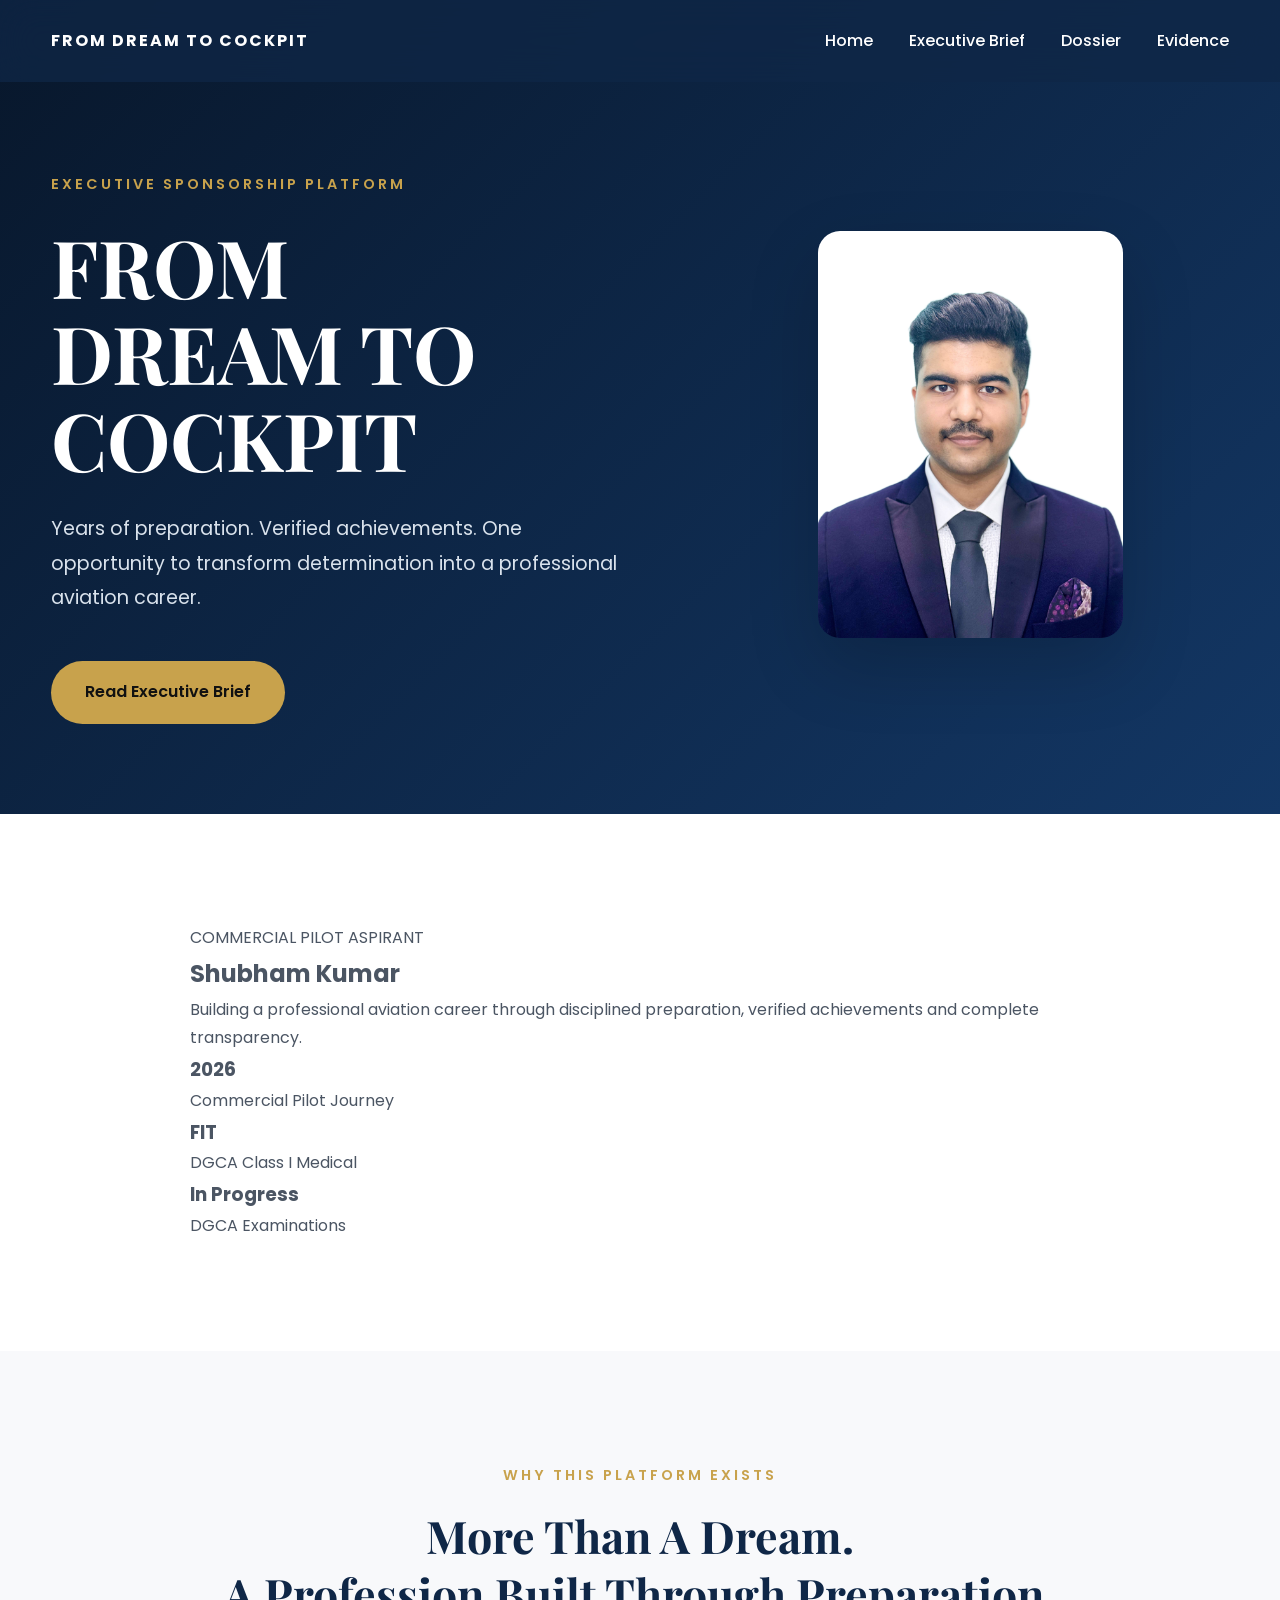
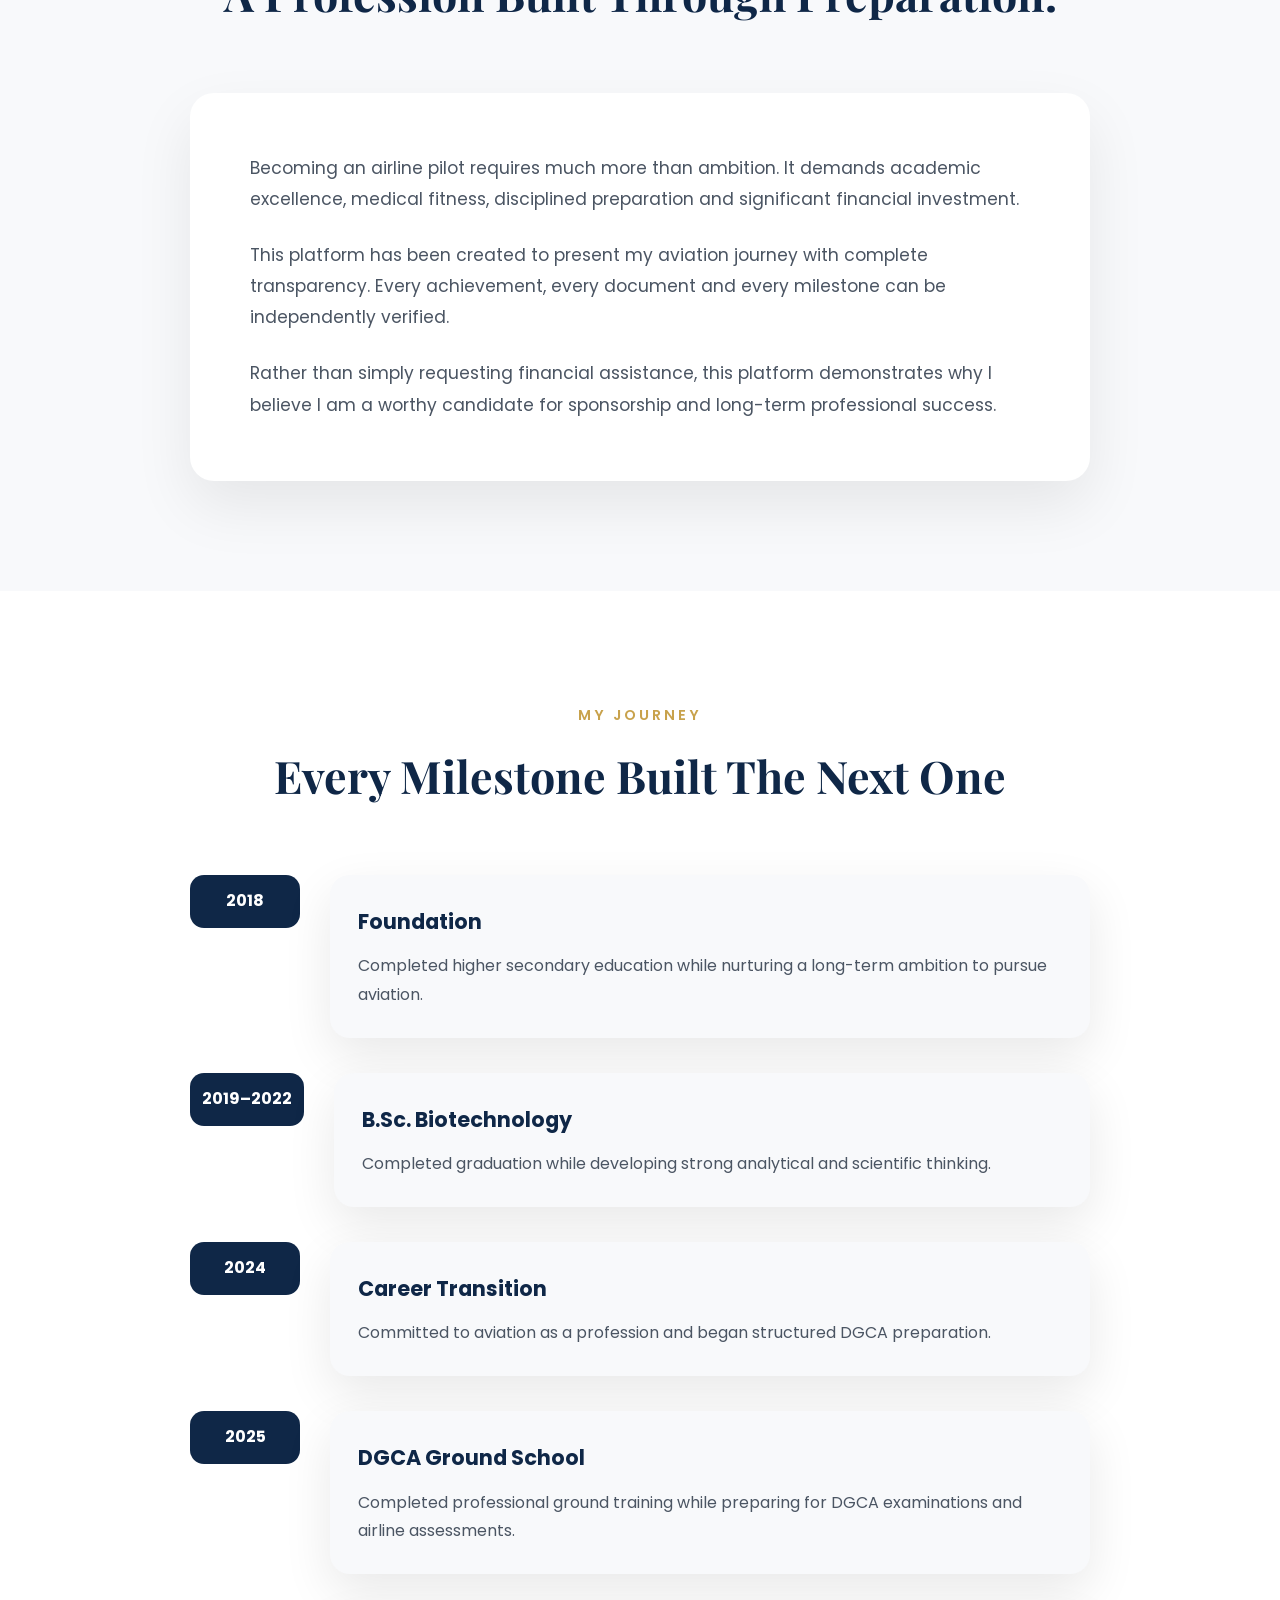
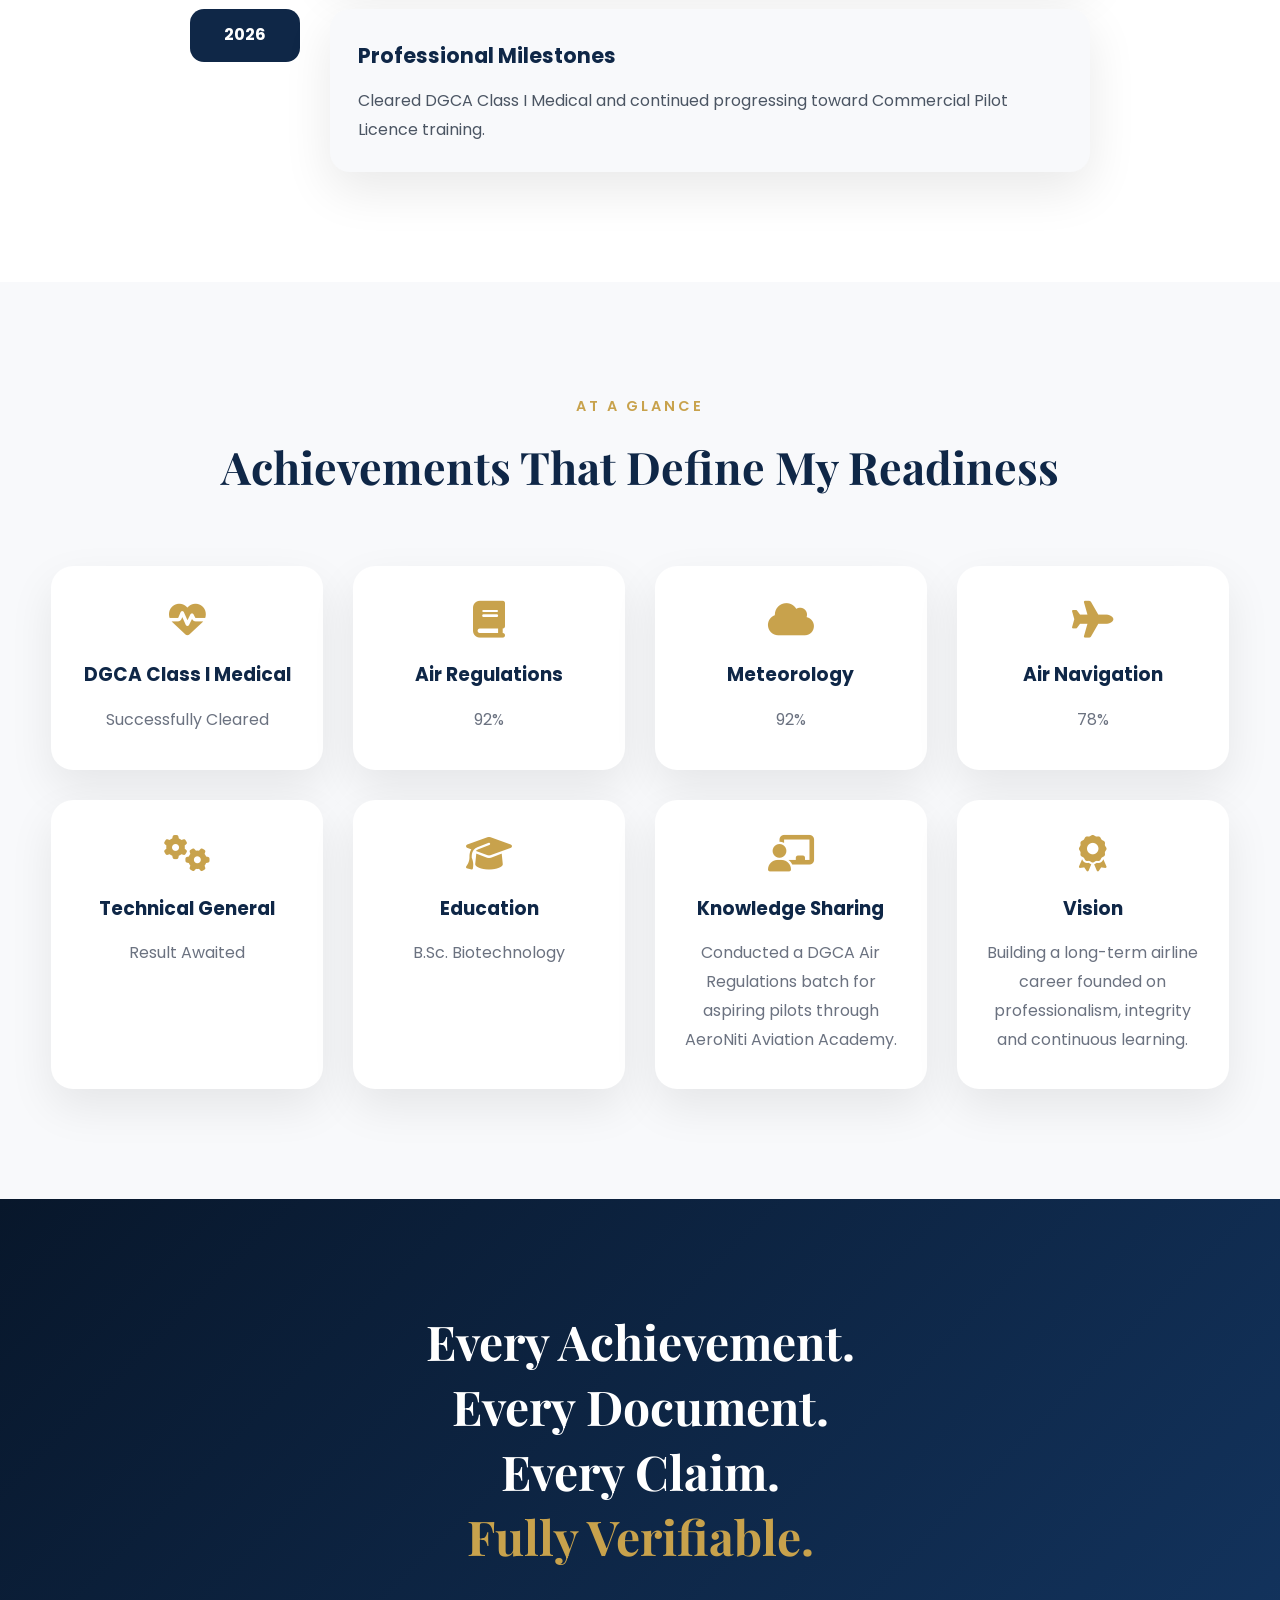
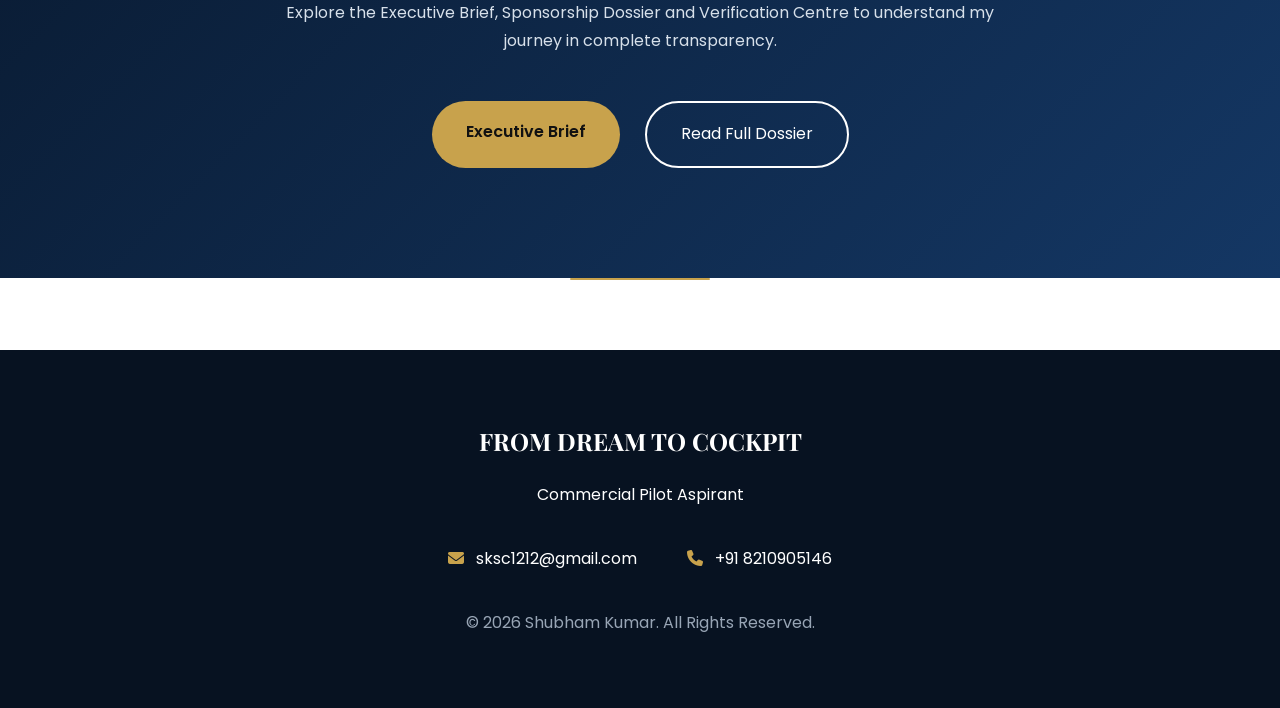
<file: index.html>
<!DOCTYPE html>
<html lang="en">

<head>
    <meta charset="UTF-8">
    <meta name="viewport" content="width=device-width, initial-scale=1.0">

    <title>From Dream To Cockpit | Shubham Kumar</title>

    <meta name="description"
        content="Executive Sponsorship Platform showcasing the academic achievements, DGCA progress and professional journey of Commercial Pilot Aspirant Shubham Kumar.">

    <link rel="stylesheet" href="css/style.css">

    <link rel="preconnect" href="https://fonts.googleapis.com">
    <link rel="preconnect" href="https://fonts.gstatic.com" crossorigin>

    <link href="https://fonts.googleapis.com/css2?family=Playfair+Display:wght@600;700&family=Poppins:wght@300;400;500;600;700&display=swap"
        rel="stylesheet">

    <link rel="stylesheet"
        href="https://cdnjs.cloudflare.com/ajax/libs/font-awesome/6.5.2/css/all.min.css">
</head>

<body>

    <!-- ================= NAVBAR ================= -->

    <nav class="navbar">

        <div class="container nav-container">

            <a href="index.html" class="logo">
                FROM DREAM TO COCKPIT
            </a>

            <button class="mobile-btn">
                <i class="fas fa-bars"></i>
            </button>

            <ul class="nav-links">

                <li>
                    <a href="index.html">Home</a>
                </li>

                <li>
                    <a href="executive-brief.html">
                        Executive Brief
                    </a>
                </li>

                <li>
                    <a href="dossier.html">
                        Dossier
                    </a>
                </li>

                <li>
                    <a href="evidence.html">
                        Evidence
                    </a>
                </li>

            </ul>

        </div>

    </nav>



    <!-- ================= HERO ================= -->

    <section class="hero">

        <div class="container hero-grid">

            <!-- LEFT -->

            <div class="hero-left">

                <span class="hero-tag">
                    EXECUTIVE SPONSORSHIP PLATFORM
                </span>

                <h1>
                    FROM <br>
                    DREAM TO <br>
                    COCKPIT
                </h1>

                <p class="hero-subtitle">

                    Years of preparation.
                    Verified achievements.
                    One opportunity to transform determination into a
                    professional aviation career.

                </p>

                <a href="executive-brief.html" class="primary-btn">
                    Read Executive Brief
                </a>

            </div>



            <!-- RIGHT -->

            <div class="hero-right">

                <div class="hero-image">
    <img src="images/profile.jpg" alt="Shubham Kumar">
</div>

        </div>

    </section>    <!-- ================= PROFILE SUMMARY ================= -->

    <section class="profile-summary">

        <div class="container">

            <div class="summary-card no-photo">

                

                <div class="summary-content">

                    <span class="summary-tag">
                        COMMERCIAL PILOT ASPIRANT
                    </span>

                    <h2>
                        Shubham Kumar
                    </h2>

                    <p>

                        Building a professional aviation career through
                        disciplined preparation, verified achievements and
                        complete transparency.

                    </p>

                    <div class="summary-stats">

                        <div class="summary-stat">

                            <h3>2026</h3>

                            <span>
                                Commercial Pilot Journey
                            </span>

                        </div>

                        <div class="summary-stat">

                            <h3>FIT</h3>

                            <span>
                                DGCA Class I Medical
                            </span>

                        </div>

                        <div class="summary-stat">

                            <h3>In Progress</h3>

                            <span>
                                DGCA Examinations
                            </span>

                        </div>

                    </div>

                </div>

            </div>

        </div>

    </section>



    <!-- ================= WHY THIS PLATFORM ================= -->

    <section class="intro">

        <div class="container">

            <div class="section-title">

                <span>
                    WHY THIS PLATFORM EXISTS
                </span>

                <h2>

                    More Than A Dream.
                    <br>
                    A Profession Built Through Preparation.

                </h2>

            </div>

            <div class="intro-card">

                <p>

                    Becoming an airline pilot requires much more than
                    ambition. It demands academic excellence,
                    medical fitness, disciplined preparation and
                    significant financial investment.

                </p>

                <p>

                    This platform has been created to present my
                    aviation journey with complete transparency.
                    Every achievement, every document and every
                    milestone can be independently verified.

                </p>

                <p>

                    Rather than simply requesting financial assistance,
                    this platform demonstrates why I believe I am
                    a worthy candidate for sponsorship and long-term
                    professional success.

                </p>

            </div>

        </div>

    </section>



    <!-- ================= TIMELINE ================= -->

    <section class="timeline-section" id="journey">

        <div class="container">

            <div class="section-title">

                <span>
                    MY JOURNEY
                </span>

                <h2>

                    Every Milestone Built The Next One

                </h2>

            </div>

            <div class="timeline">

                <div class="timeline-item">

                    <div class="year">
                        2018
                    </div>

                    <div class="timeline-content">

                        <h3>
                            Foundation
                        </h3>

                        <p>

                            Completed higher secondary education while
                            nurturing a long-term ambition to pursue
                            aviation.

                        </p>

                    </div>

                </div>

                <div class="timeline-item">

                    <div class="year">
                        2019–2022
                    </div>

                    <div class="timeline-content">

                        <h3>
                            B.Sc. Biotechnology
                        </h3>

                        <p>

                            Completed graduation while developing strong
                            analytical and scientific thinking.

                        </p>

                    </div>

                </div>

                <div class="timeline-item">

                    <div class="year">
                        2024
                    </div>

                    <div class="timeline-content">

                        <h3>
                            Career Transition
                        </h3>

                        <p>

                            Committed to aviation as a profession and
                            began structured DGCA preparation.

                        </p>

                    </div>

                </div>

                <div class="timeline-item">

                    <div class="year">
                        2025
                    </div>

                    <div class="timeline-content">

                        <h3>
                            DGCA Ground School
                        </h3>

                        <p>

                            Completed professional ground training while
                            preparing for DGCA examinations and airline
                            assessments.

                        </p>

                    </div>

                </div>

                <div class="timeline-item">

                    <div class="year">
                        2026
                    </div>

                    <div class="timeline-content">

                        <h3>
                            Professional Milestones
                        </h3>

                        <p>

                            Cleared DGCA Class I Medical and continued
                            progressing toward Commercial Pilot Licence
                            training.

                        </p>

                    </div>

                </div>

            </div>

        </div>

    </section>    <!-- ===================================== -->
    <!-- ACHIEVEMENTS -->
    <!-- ===================================== -->

    <section class="achievements">

        <div class="container">

            <div class="section-title">

                <span>AT A GLANCE</span>

                <h2>
                    Achievements That Define My Readiness
                </h2>

            </div>

            <div class="achievement-grid">

                <div class="achievement-card">

                    <i class="fa-solid fa-heart-pulse"></i>

                    <h3>DGCA Class I Medical</h3>

                    <p>
                        Successfully Cleared
                    </p>

                </div>

                <div class="achievement-card">

                    <i class="fa-solid fa-book"></i>

                    <h3>Air Regulations</h3>

                    <p>
                        92%
                    </p>

                </div>

                <div class="achievement-card">

                    <i class="fa-solid fa-cloud"></i>

                    <h3>Meteorology</h3>

                    <p>
                        92%
                    </p>

                </div>

                <div class="achievement-card">

                    <i class="fa-solid fa-plane"></i>

                    <h3>Air Navigation</h3>

                    <p>
                        78%
                    </p>

                </div>

                <div class="achievement-card">

                    <i class="fa-solid fa-gears"></i>

                    <h3>Technical General</h3>

                    <p>
                        Result Awaited
                    </p>

                </div>

                <div class="achievement-card">

                    <i class="fa-solid fa-graduation-cap"></i>

                    <h3>Education</h3>

                    <p>
                        B.Sc. Biotechnology
                    </p>

                </div>

                <div class="achievement-card">

                    <i class="fa-solid fa-chalkboard-user"></i>

                    <h3>Knowledge Sharing</h3>

                    <p>

                        Conducted a DGCA Air Regulations batch for
                        aspiring pilots through AeroNiti Aviation Academy.

                    </p>

                </div>

                <div class="achievement-card">

                    <i class="fa-solid fa-award"></i>

                    <h3>Vision</h3>

                    <p>

                        Building a long-term airline career founded on
                        professionalism, integrity and continuous learning.

                    </p>

                </div>

            </div>

        </div>

    </section>



    <!-- ===================================== -->
    <!-- CALL TO ACTION -->
    <!-- ===================================== -->

    <section class="cta">

        <div class="container">

            <h2>

                Every Achievement.<br>
                Every Document.<br>
                Every Claim.<br>

                <span>Fully Verifiable.</span>

            </h2>

            <p>

                Explore the Executive Brief, Sponsorship Dossier and
                Verification Centre to understand my journey in complete
                transparency.

            </p>

            <div class="cta-buttons">

                <a href="executive-brief.html" class="primary-btn">

                    Executive Brief

                </a>

                <a href="dossier.html" class="secondary-btn">

                    Read Full Dossier

                </a>

            </div>

        </div>

    </section>

<div class="footer-divider"></div>

    <!-- ===================================== -->
    <!-- FOOTER -->
    <!-- ===================================== -->

    <footer>

        <div class="container">

            <h2>

                FROM DREAM TO COCKPIT

            </h2>

            <p>

                Commercial Pilot Aspirant

            </p>

            <div class="footer-contact">

                <p>

                    <i class="fa-solid fa-envelope"></i>

                    &nbsp;

                    sksc1212@gmail.com

                </p>

                <p>

                    <i class="fa-solid fa-phone"></i>

                    &nbsp;

                    +91 8210905146

                </p>

            </div>

            <p class="copyright">

                © 2026 Shubham Kumar. All Rights Reserved.

            </p>

        </div>

    </footer>



    <script src="js/script.js"></script>

</body>

</html>
</file>
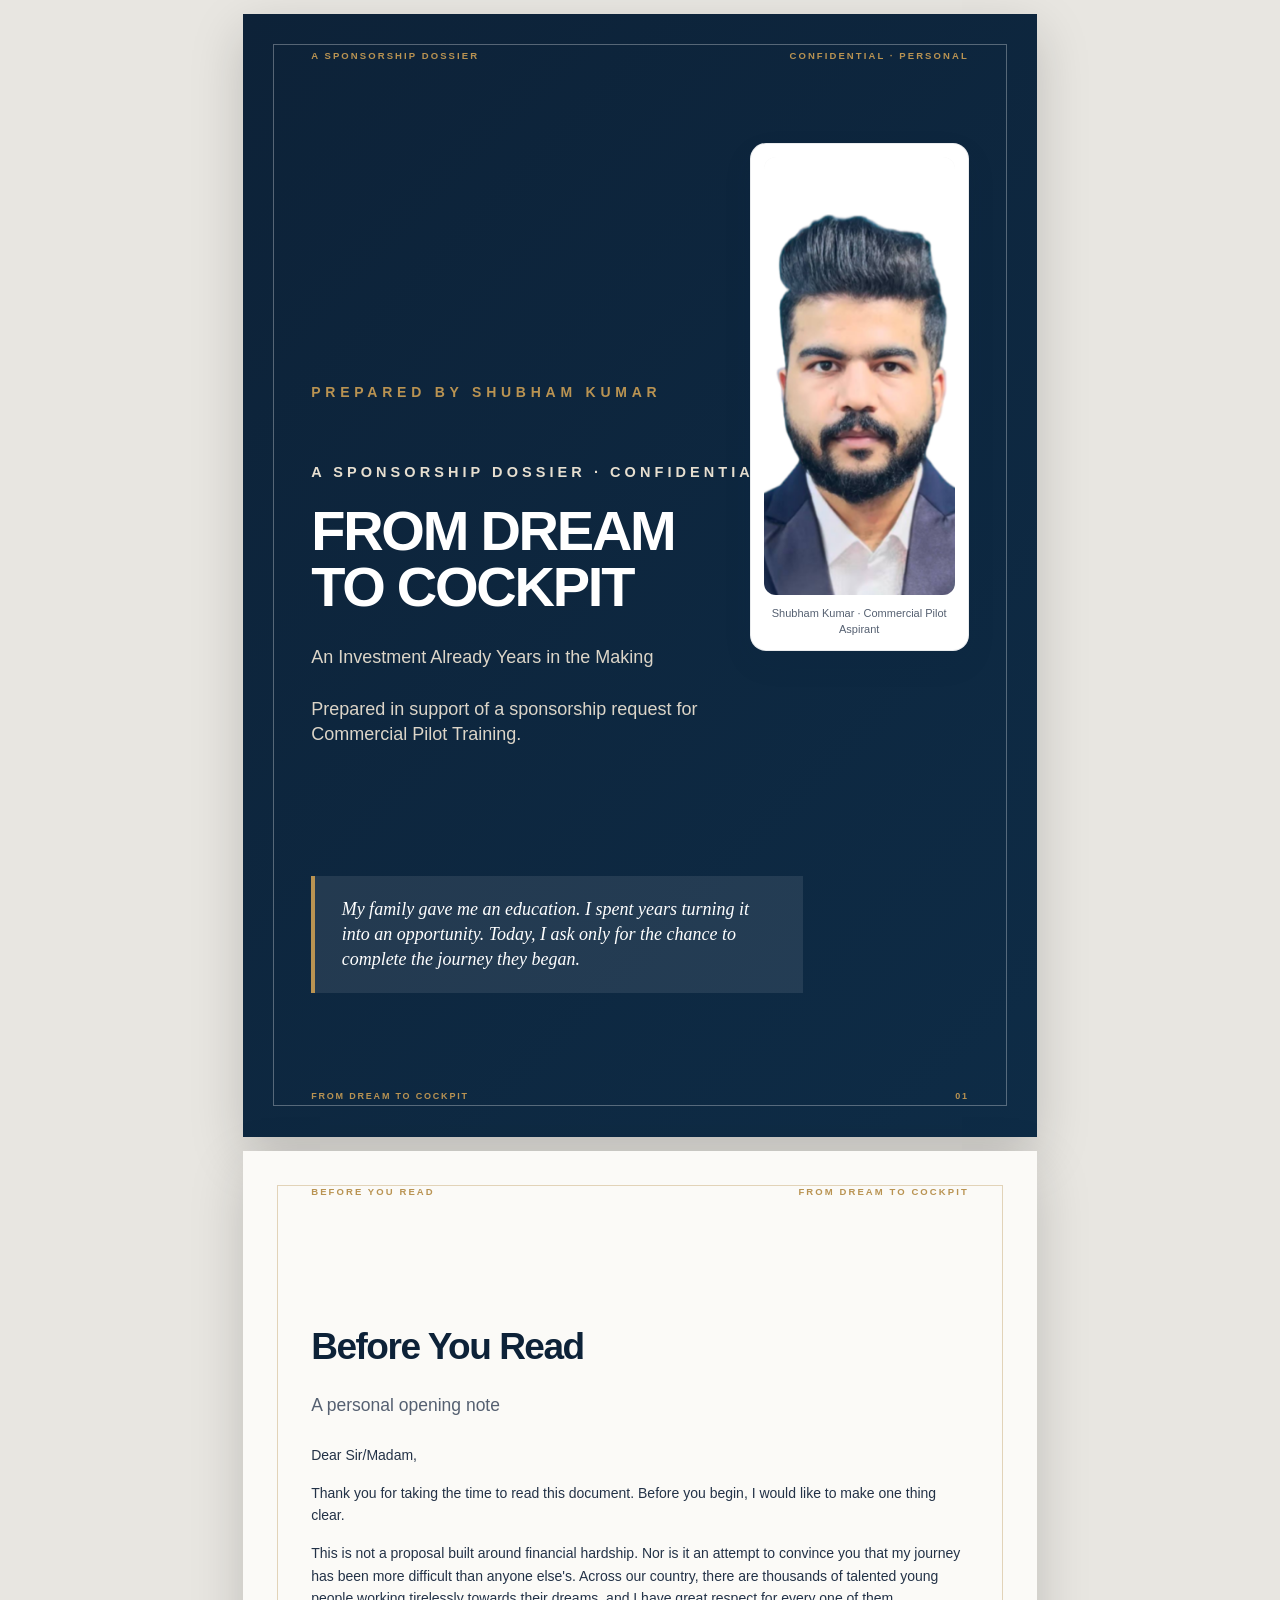
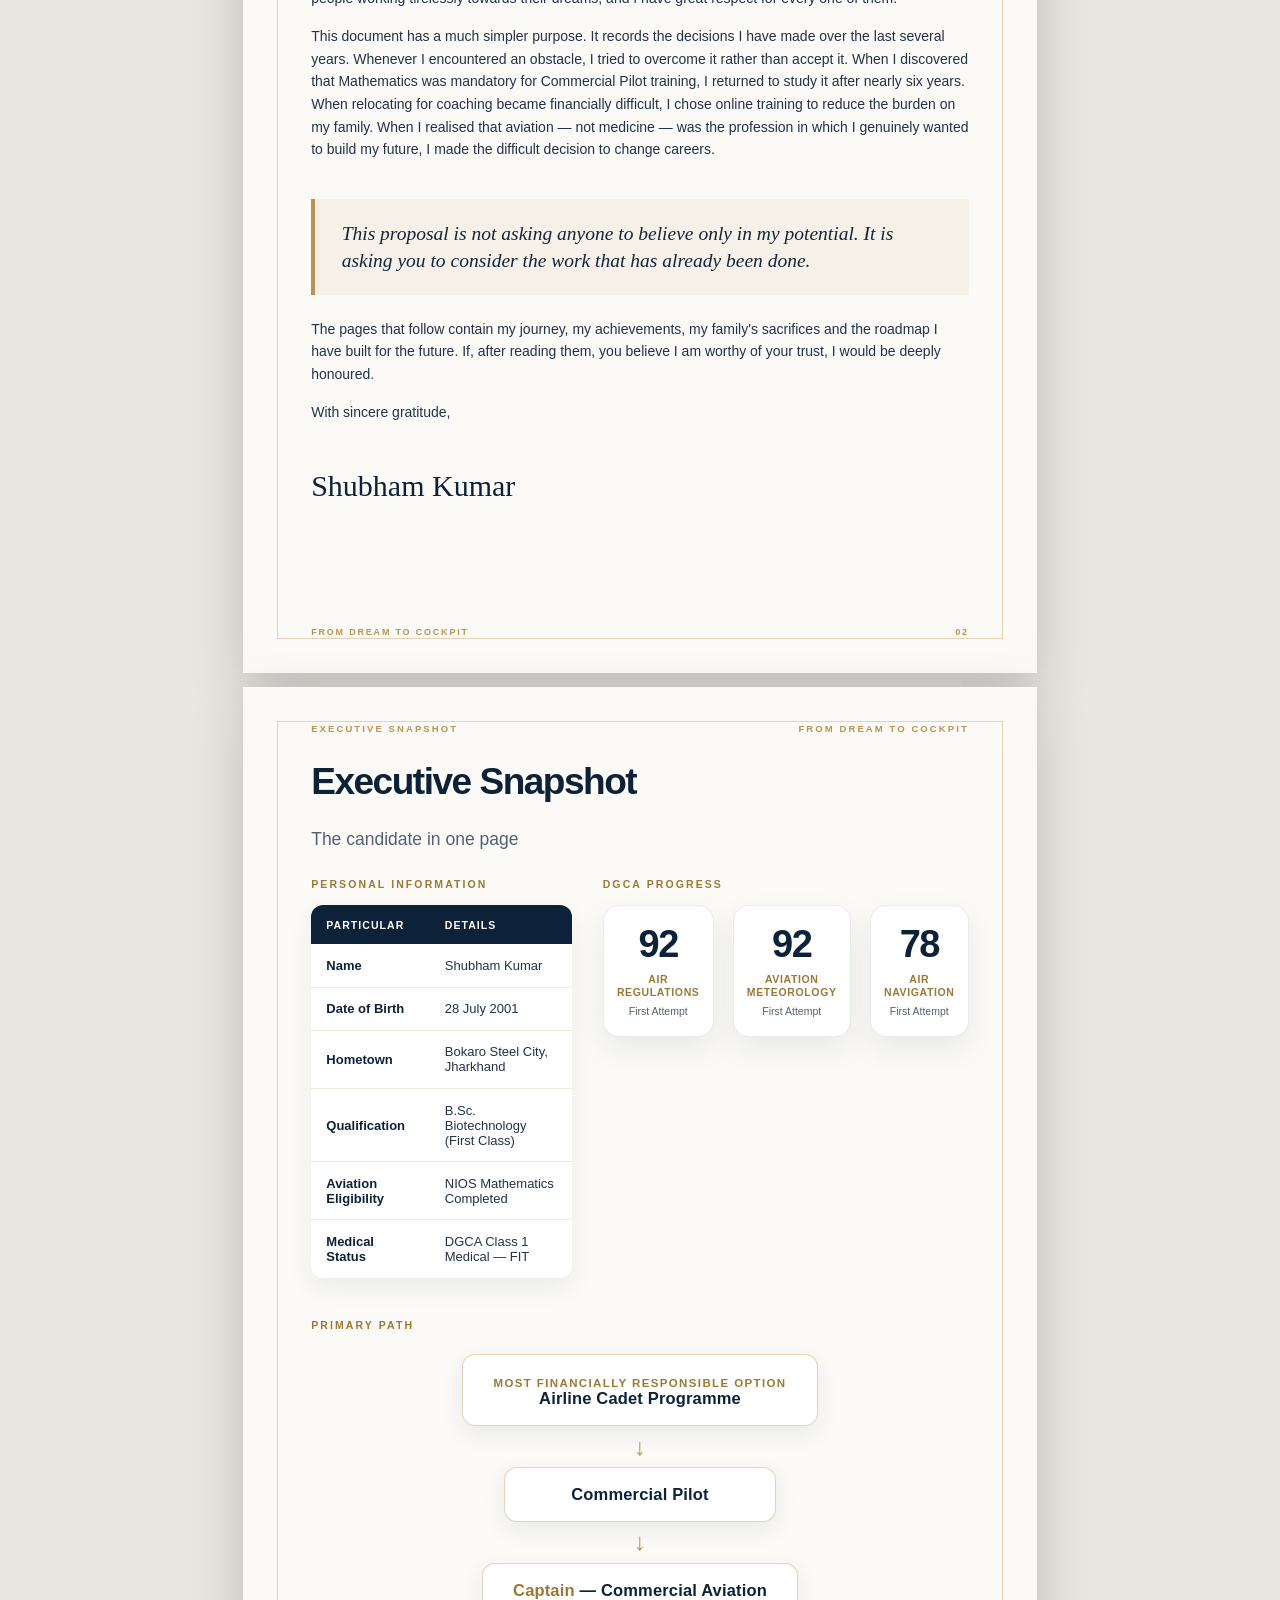
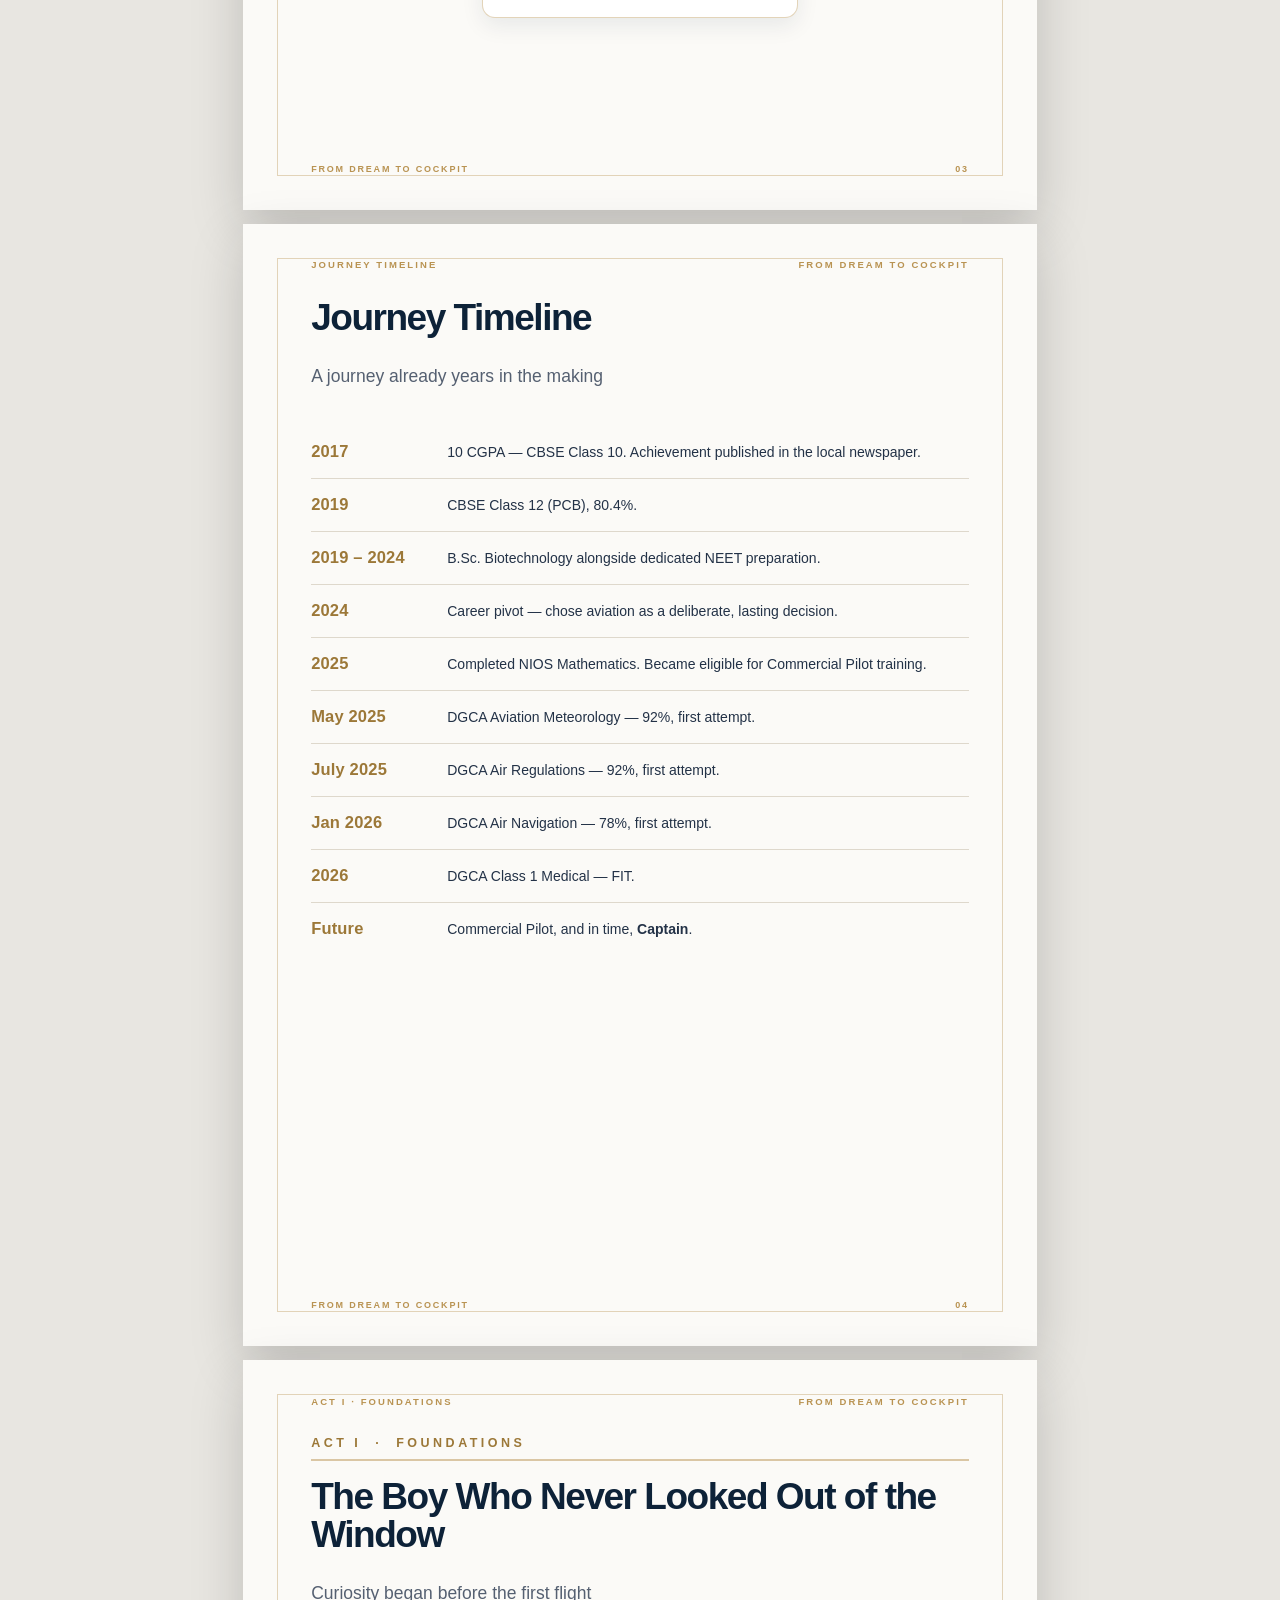
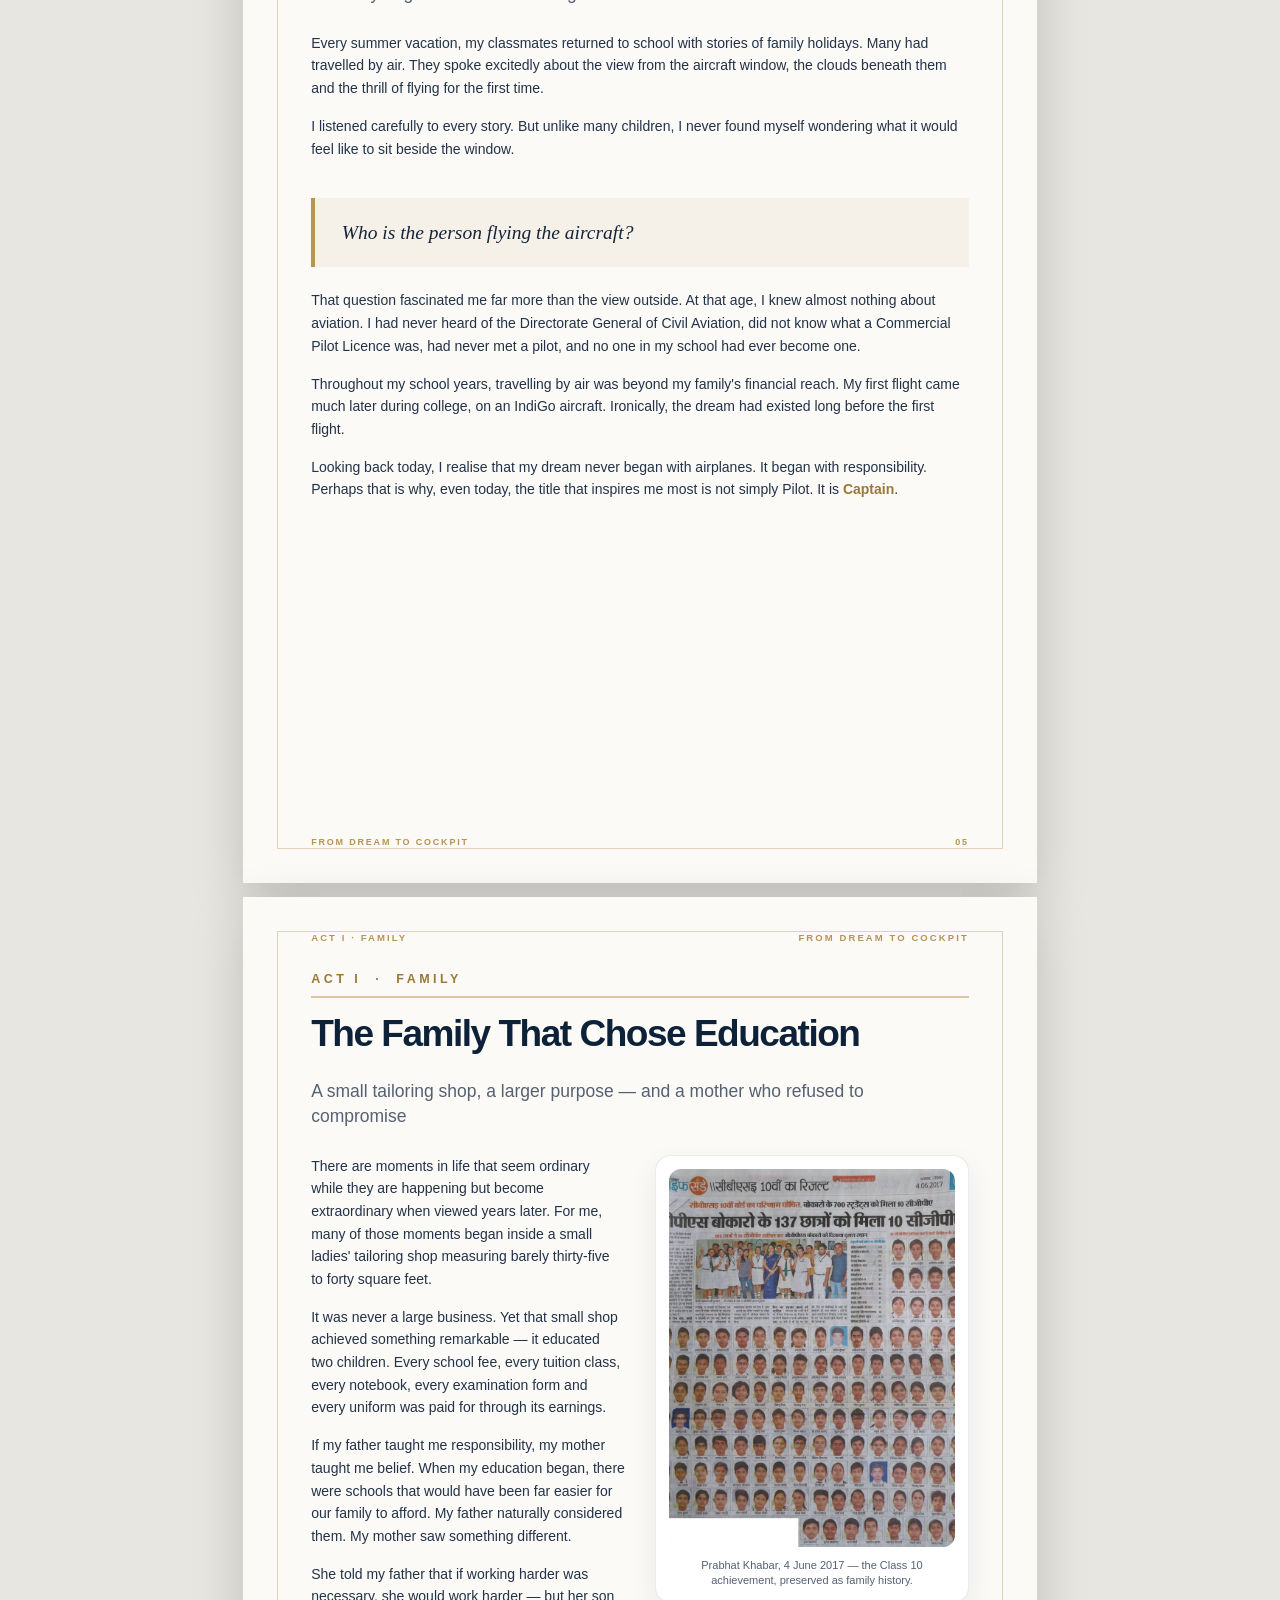
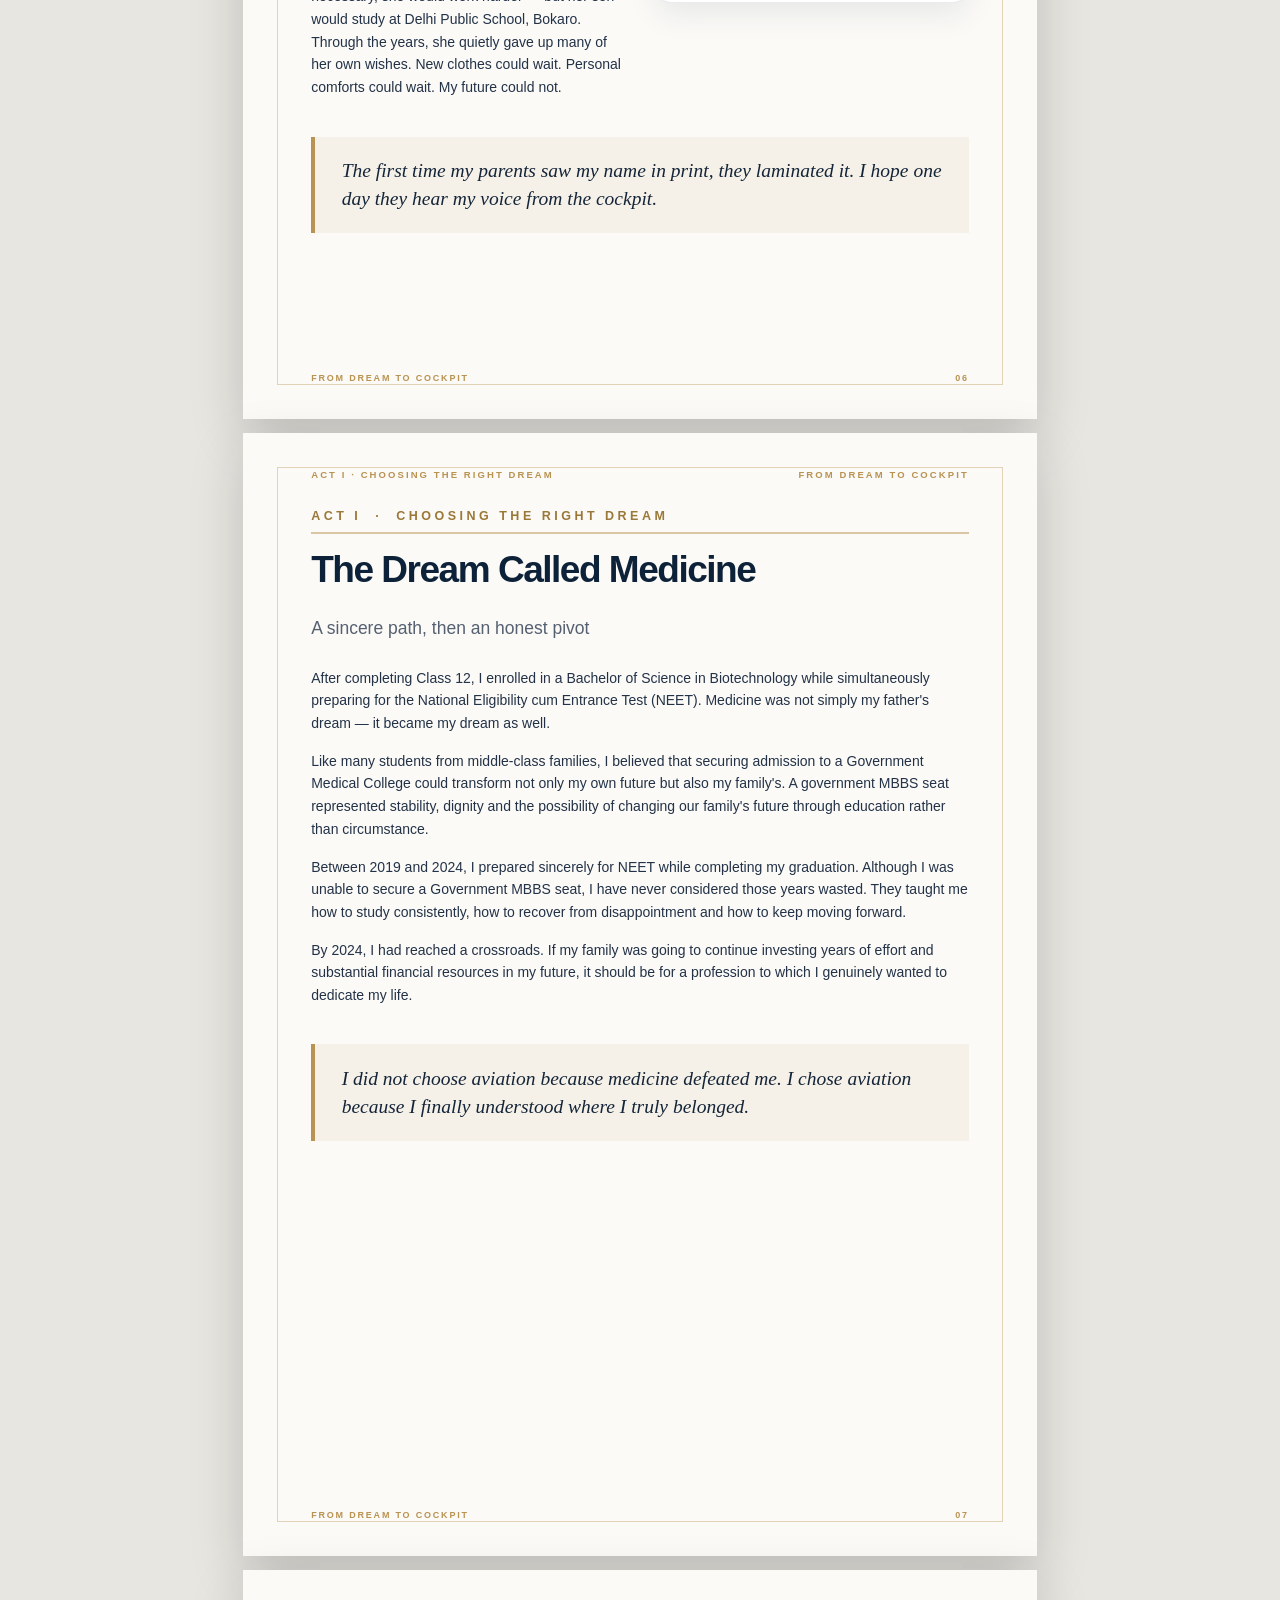
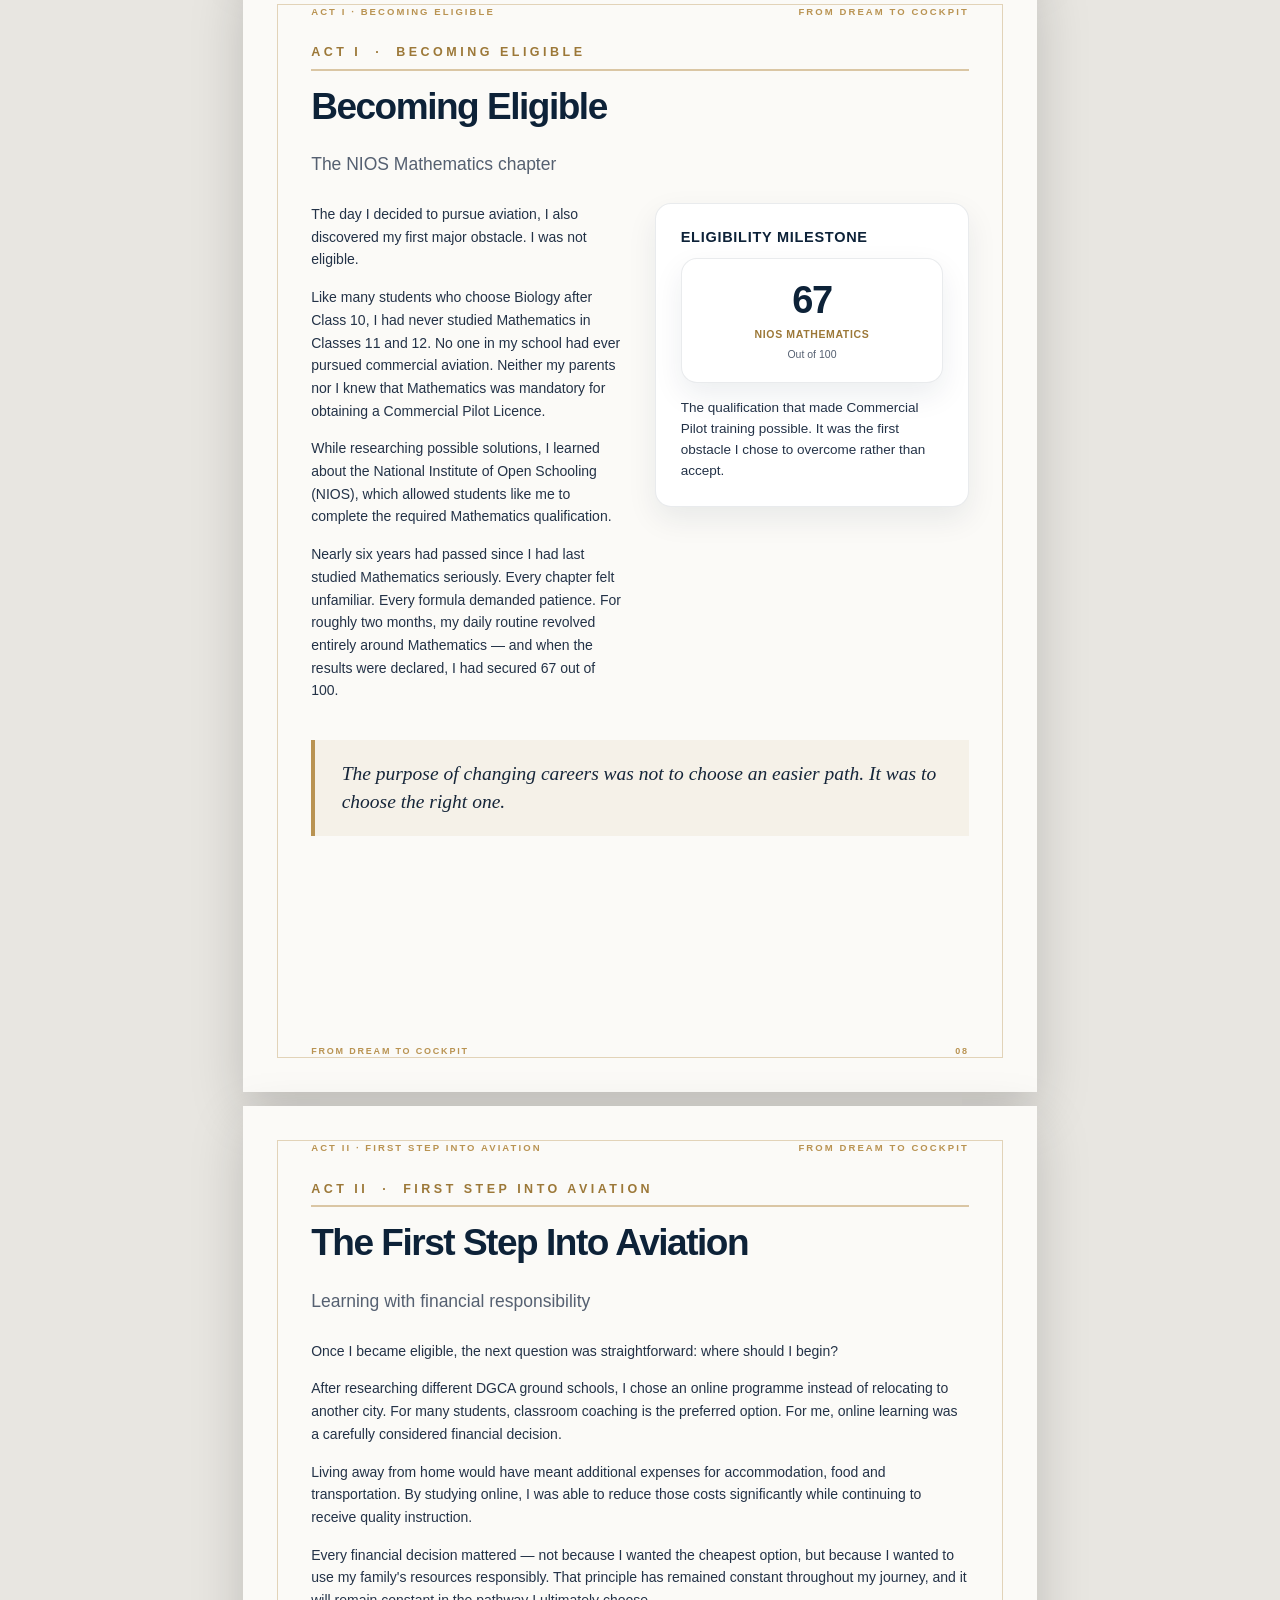
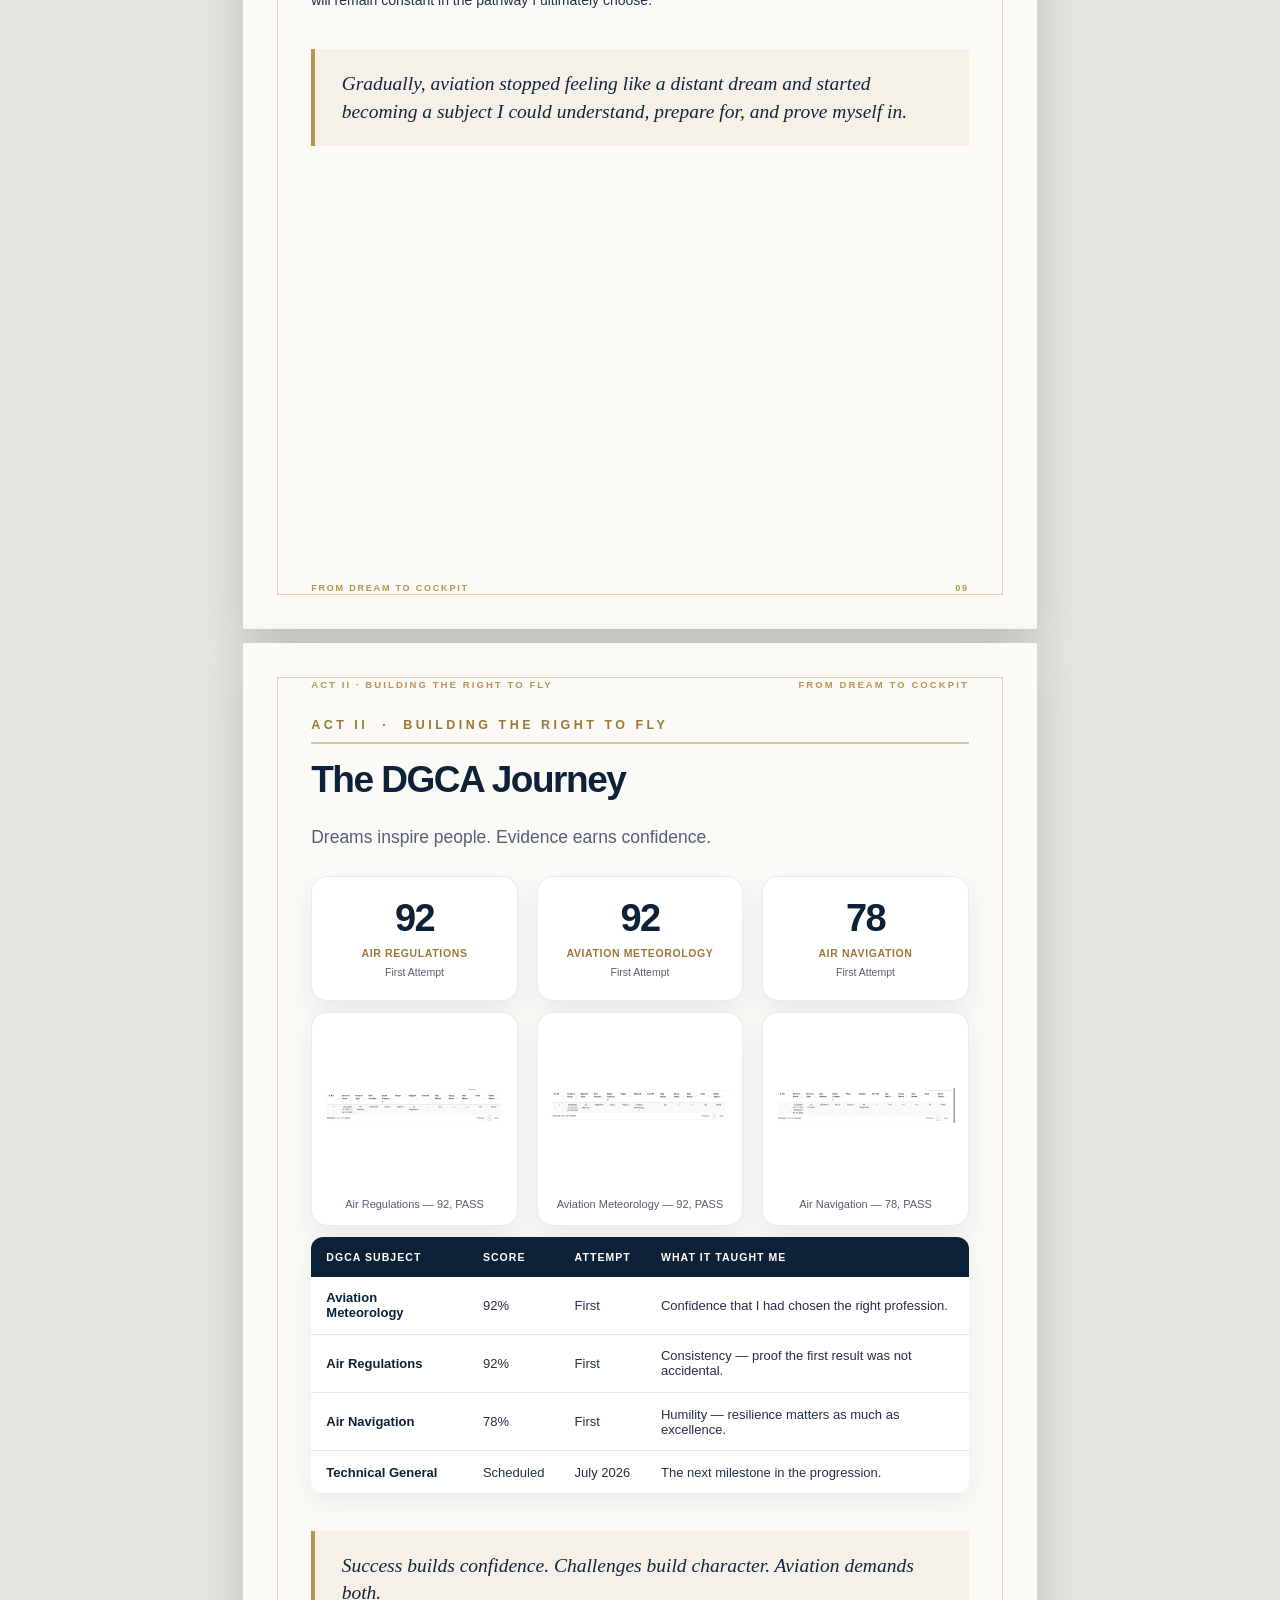
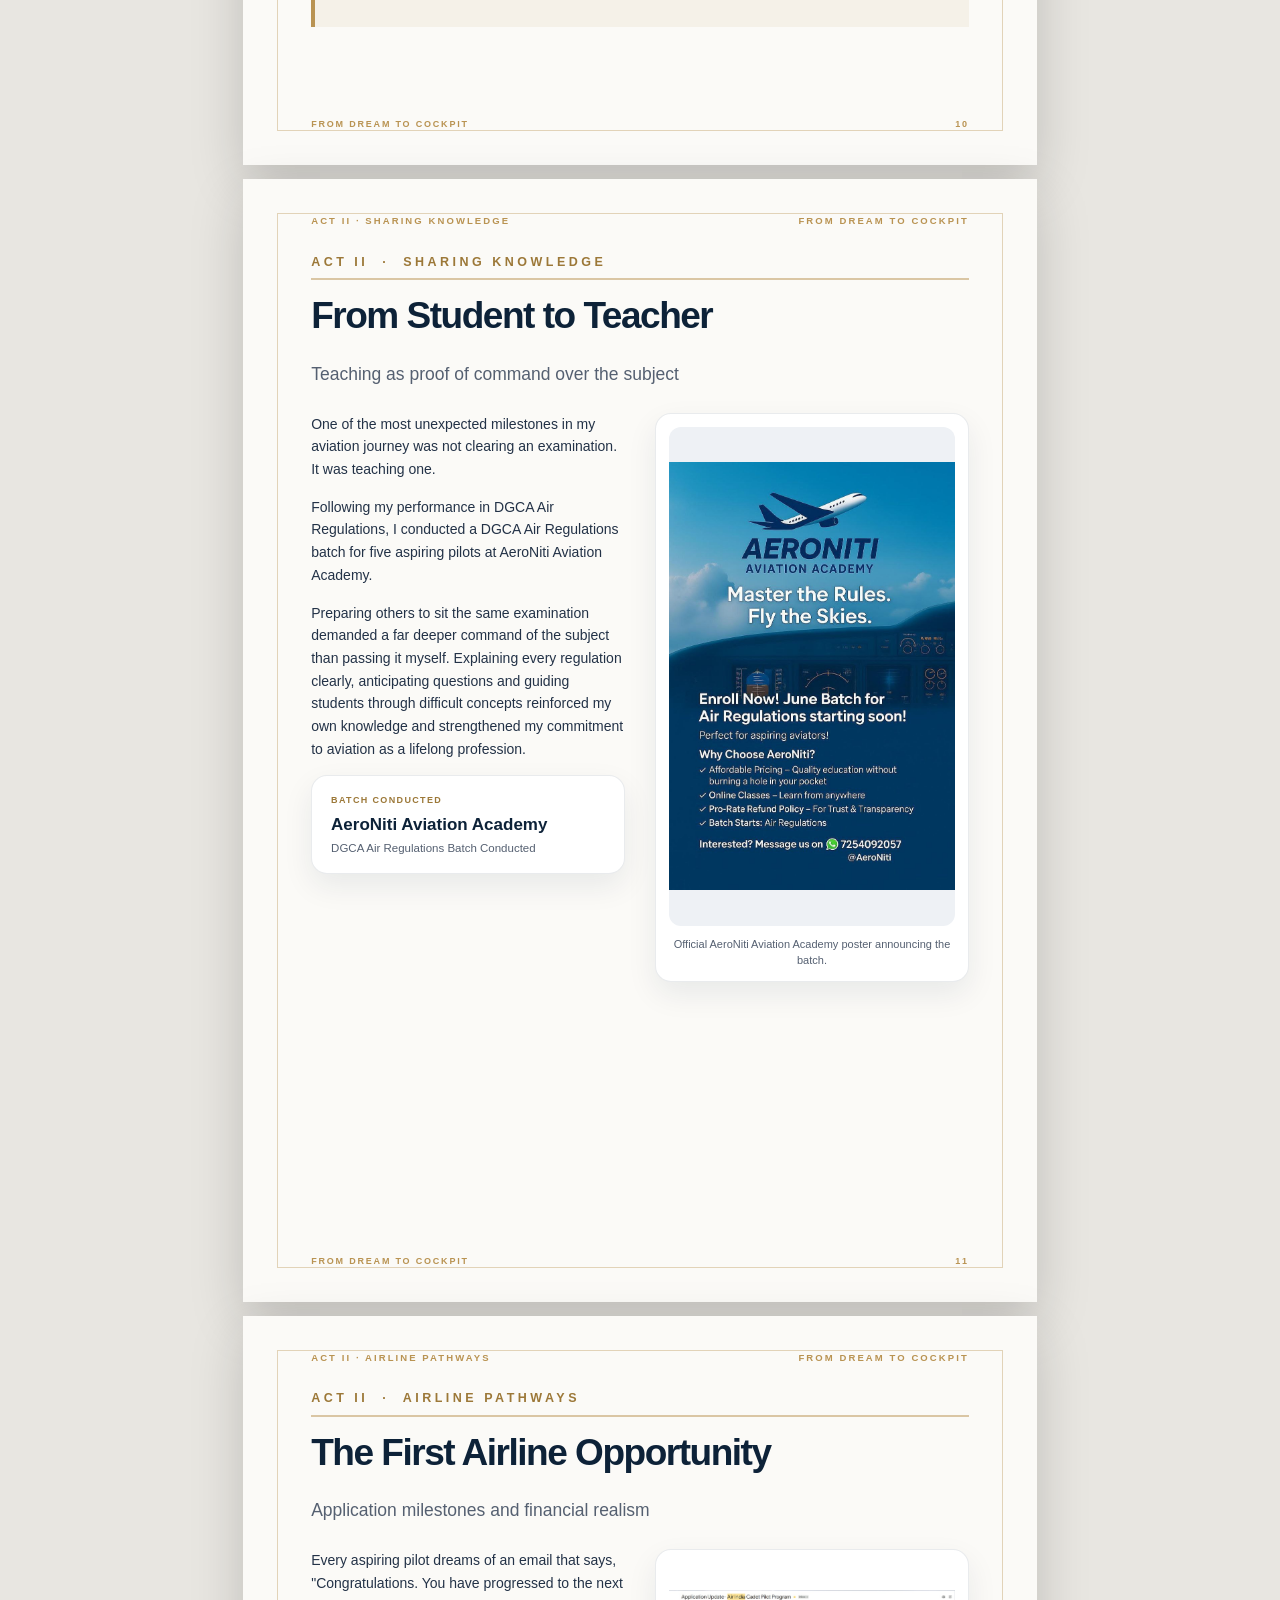
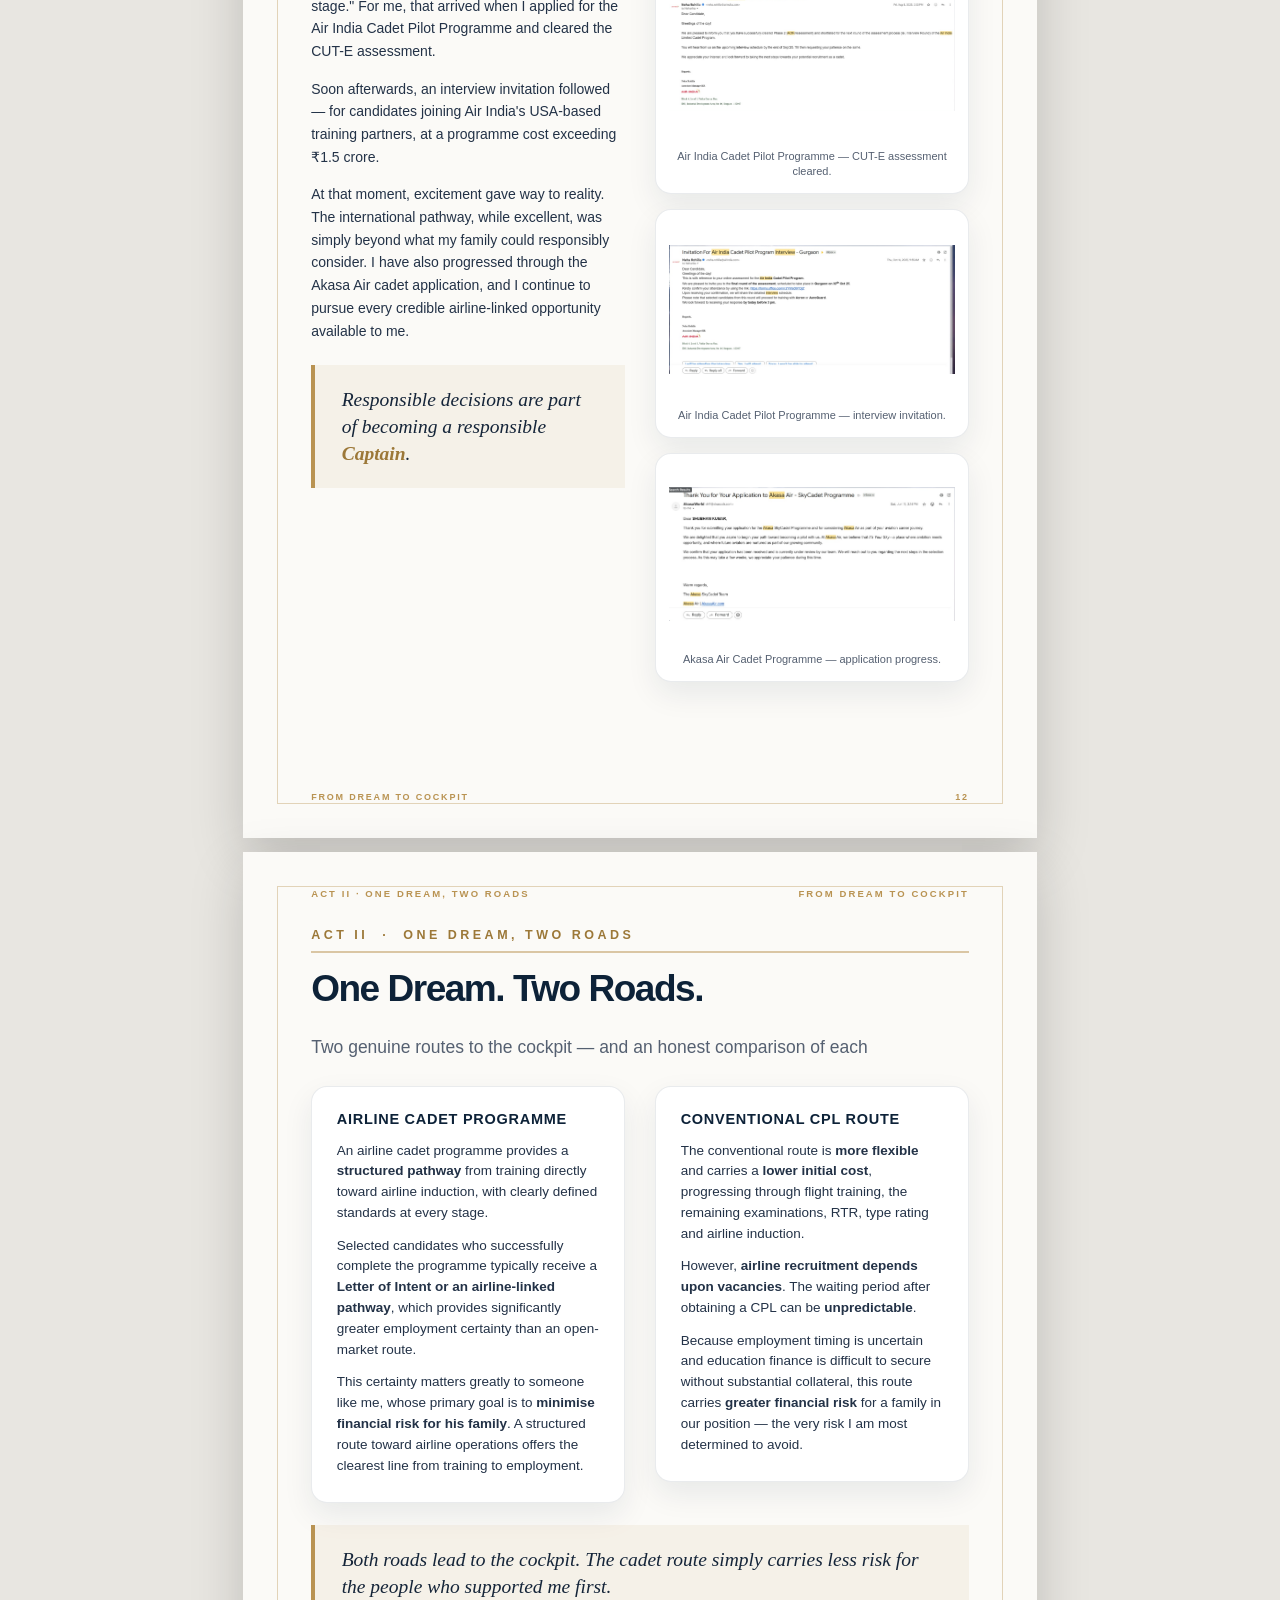
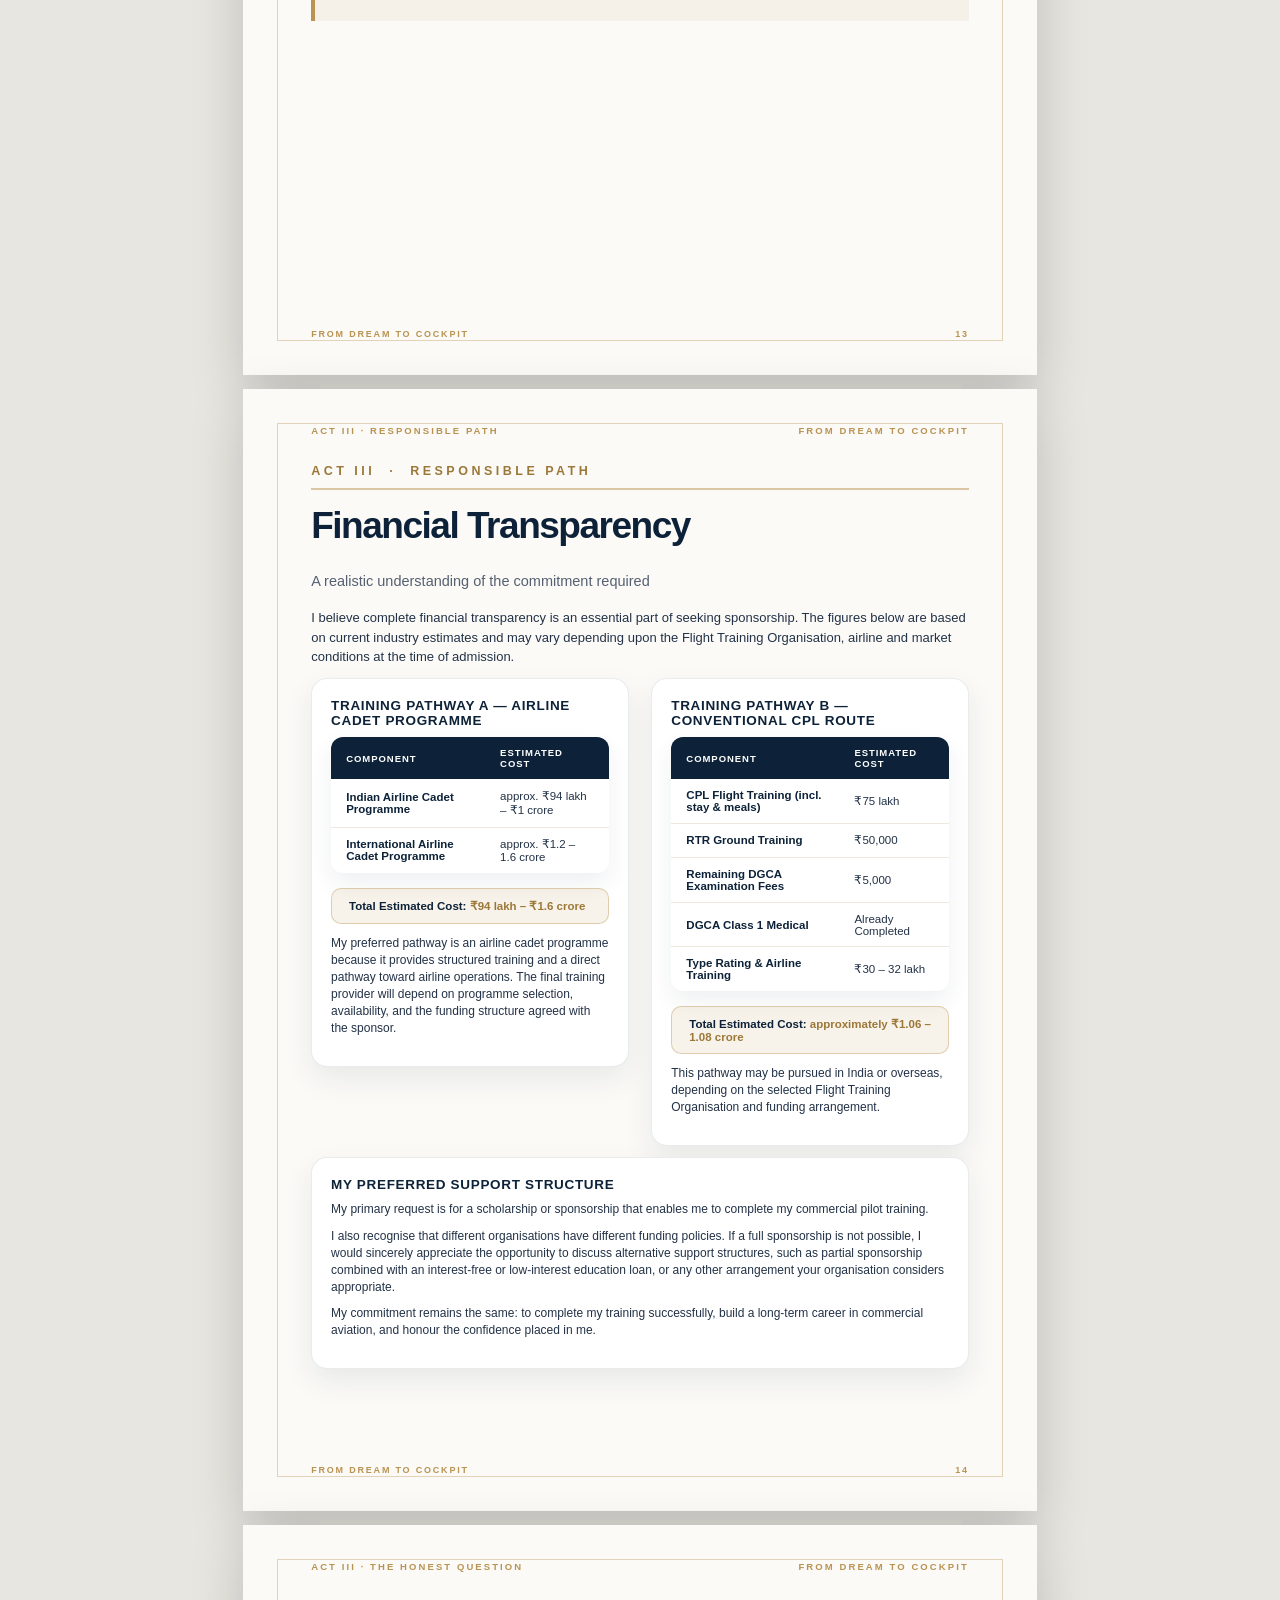
<file: dossier-viewer.html>
<!doctype html><html lang="en"><head><meta charset="utf-8"><meta name="viewport" content="width=device-width, initial-scale=1"><title>From Dream to Cockpit — Sponsorship Dossier</title><style>
@page{size:A4;margin:0}
*{box-sizing:border-box}
:root{--ink:#11243d;--muted:#556071;--gold:#b99352;--gold-deep:#9c7838;--paper:#fbfaf7;--soft:#f1eee8;--line:#ded8cc;--navy:#0d2238;--white:#fff}
html,body{margin:0;padding:0}
body{background:#e8e6e1;color:var(--ink);font-family:-apple-system,BlinkMacSystemFont,'Segoe UI',Inter,Arial,sans-serif;-webkit-font-smoothing:antialiased;-webkit-print-color-adjust:exact;print-color-adjust:exact}
/* Exact A4 page. Fixed height (not min-height) so PDF pagination is deterministic. */
.page{width:210mm;height:297mm;margin:14px auto;background:var(--paper);position:relative;overflow:hidden;padding:20mm 18mm 18mm;box-shadow:0 18px 50px rgba(0,0,0,.18);display:flex;flex-direction:column;break-inside:avoid;page-break-inside:avoid;page-break-after:always}
.page:last-child{page-break-after:auto}
.page:before{content:'';position:absolute;inset:9mm;border:1px solid rgba(185,147,82,.38);pointer-events:none}
.cover:before,.closing:before{border-color:rgba(255,255,255,.30)}
.page>main{flex:1 1 auto;display:flex;flex-direction:column;justify-content:center;min-height:0}
.page.top>main{justify-content:flex-start}
.topline{position:absolute;left:18mm;right:18mm;top:9.5mm;display:flex;justify-content:space-between;align-items:center;font-size:9.5px;letter-spacing:.22em;color:var(--gold);text-transform:uppercase;font-weight:600;z-index:3}
footer{position:absolute;left:18mm;right:18mm;bottom:9.5mm;display:flex;justify-content:space-between;color:var(--gold);letter-spacing:.20em;font-size:9px;text-transform:uppercase;font-weight:600;z-index:3}
h1{margin:0 0 7mm;font-size:37px;line-height:1.03;letter-spacing:-.04em;font-weight:780;color:var(--navy)}
h2{margin:0 0 4mm;font-size:22px;letter-spacing:-.02em;color:var(--navy)}
h3{margin:0 0 3.5mm;font-size:14.5px;letter-spacing:.05em;text-transform:uppercase;color:var(--navy);font-weight:700}
p{font-size:14px;line-height:1.62;margin:0 0 4mm;color:#233247;font-weight:430}
.subtitle{color:var(--muted);font-size:17.5px;line-height:1.4;max-width:150mm;margin-bottom:7mm;font-weight:450}
.label{color:var(--gold-deep);font-size:10.5px;letter-spacing:.20em;text-transform:uppercase;font-weight:800;margin-bottom:4mm}
.act-eyebrow{display:inline-block;font-size:12.5px;letter-spacing:.28em;text-transform:uppercase;font-weight:800;color:var(--gold-deep);margin-bottom:4.5mm;padding-bottom:2.5mm;border-bottom:2px solid rgba(185,147,82,.5)}
.captain{font-weight:750;color:var(--gold-deep)}
blockquote{margin:6mm 0;padding:5.5mm 7mm;border-left:4px solid var(--gold);background:rgba(185,147,82,.09);color:#152539;font-family:Georgia,serif;font-size:19.5px;line-height:1.4;font-style:italic;break-inside:avoid}
.grid2{display:grid;grid-template-columns:1fr 1fr;gap:8mm;align-items:start}
.grid3{display:grid;grid-template-columns:repeat(3,1fr);gap:5mm}
.card,.stat,.mini,.evidence{background:white;border:1px solid rgba(17,36,61,.09);border-radius:16px;box-shadow:0 12px 30px rgba(17,36,61,.08);break-inside:avoid;page-break-inside:avoid}
.card{padding:6.5mm}
.card p{font-size:13.5px;line-height:1.55;margin-bottom:3mm}
.card p:last-child{margin-bottom:0}
.mini{padding:5mm;min-height:24mm}
.mini span{display:block;color:var(--gold-deep);text-transform:uppercase;letter-spacing:.15em;font-size:9px;font-weight:800;margin-bottom:2.5mm}
.mini strong{display:block;font-size:17px;color:var(--navy);line-height:1.15}
.mini em{display:block;color:var(--muted);font-size:11.5px;margin-top:2mm;font-style:normal}
.stat{padding:5mm 3.5mm;text-align:center;min-height:33mm;display:flex;flex-direction:column;justify-content:center;overflow:visible}
.stat strong{font-size:38px;line-height:1;color:var(--navy);letter-spacing:-.04em}
.stat span{margin-top:2.5mm;font-size:10.5px;text-transform:uppercase;letter-spacing:.06em;color:var(--gold-deep);font-weight:800;line-height:1.25;word-break:normal;overflow-wrap:break-word}
.stat em{margin-top:1.6mm;font-style:normal;font-size:10.5px;color:var(--muted)}
.evidence{margin:0;padding:3.5mm;overflow:hidden}
.evidence img{width:100%;display:block;border-radius:12px;object-fit:cover;background:#f3f3f3}
.evidence figcaption{margin-top:3mm;font-size:11px;color:var(--muted);line-height:1.4;text-align:center}
.portrait img{height:112mm;object-fit:cover;object-position:center top}
.wide img{height:62mm;object-fit:cover}
.doc img{max-height:118mm;width:100%;object-fit:contain;background:white}
.poster img{width:100%;height:132mm;object-fit:contain;background:#eef1f5;display:block}
.email img{height:46mm;object-fit:contain;background:white}
.examshot img{height:42mm;object-fit:contain;background:white}
.newspaper img{height:100mm;object-fit:cover;object-position:top center}
.cover{background:linear-gradient(135deg,rgba(13,34,56,.96),rgba(14,45,72,.88)),var(--navy);color:white;justify-content:center}
.cover:before{inset:8mm}
.cover .conf{color:var(--gold);letter-spacing:.34em;text-transform:uppercase;font-size:14px;font-weight:700;margin-bottom:5mm}
.cover .dossier-label{color:#e7dfd0;letter-spacing:.28em;text-transform:uppercase;font-size:14.5px;font-weight:600;margin-top:12mm}
.cover h1{color:white;font-size:56px;max-width:112mm;margin:6mm 0 8mm;line-height:1.0}
.cover .subtitle{color:#dcd5c8;max-width:108mm;font-size:18px}
.cover .hero{position:absolute;right:18mm;top:34mm;width:58mm}
.cover .hero img{height:116mm;object-fit:cover;object-position:center top}
.cover blockquote{position:absolute;left:18mm;bottom:32mm;width:130mm;background:rgba(255,255,255,.09);color:white;border-left-color:var(--gold);font-size:18px}
.vtimeline{display:grid;grid-template-columns:1fr;gap:0;margin-top:3mm}
.vtimeline .step{display:grid;grid-template-columns:30mm 1fr;gap:6mm;align-items:baseline;padding:4.2mm 0;border-bottom:1px solid var(--line);break-inside:avoid}
.vtimeline .step:last-child{border-bottom:none}
.vtimeline strong{color:var(--gold-deep);font-size:16.5px;font-weight:800;letter-spacing:.01em}
.vtimeline span{font-size:14px;color:#233247;line-height:1.45}
.table{width:100%;border-collapse:collapse;background:white;border-radius:12px;overflow:hidden;box-shadow:0 10px 24px rgba(17,36,61,.07);margin-bottom:4mm;break-inside:avoid}
.table th{background:var(--navy);color:white;font-size:10.5px;text-transform:uppercase;letter-spacing:.10em;text-align:left;padding:3.6mm 4mm;font-weight:700}
.table td{font-size:13px;padding:3.6mm 4mm;border-bottom:1px solid #eee8dd;color:#233247}
.table tr:last-child td{border-bottom:none}
.table td:first-child{font-weight:640;color:var(--navy)}
.total-line{background:rgba(185,147,82,.12);border:1px solid rgba(185,147,82,.4);border-radius:10px;padding:3.4mm 4.5mm;font-size:13px;color:var(--navy);font-weight:700;margin-bottom:4mm}
.total-line span{color:var(--gold-deep)}
.signature{font-family:Georgia,serif;font-size:30px;color:var(--navy);margin-top:8mm}
.pathflow{display:flex;flex-direction:column;align-items:center;gap:0;margin:2mm 0}
.pathflow .node{background:white;border:1px solid rgba(185,147,82,.4);border-radius:13px;box-shadow:0 8px 22px rgba(17,36,61,.08);padding:4.5mm 8mm;text-align:center;min-width:72mm;break-inside:avoid}
.pathflow .node strong{display:block;font-size:16.5px;color:var(--navy);letter-spacing:.01em}
.pathflow .node em{display:block;font-style:normal;font-size:11.5px;color:var(--gold-deep);text-transform:uppercase;letter-spacing:.12em;font-weight:700;margin-top:1.5mm}
.pathflow .arrow{color:var(--gold);font-size:24px;line-height:1;margin:2.2mm 0}
.checklist{list-style:none;padding:0;margin:4mm 0 0}
.checklist li{position:relative;padding:4.2mm 5mm 4.2mm 16mm;background:white;border:1px solid rgba(17,36,61,.08);border-radius:12px;box-shadow:0 8px 20px rgba(17,36,61,.06);margin-bottom:3.6mm;font-size:14px;line-height:1.5;color:#233247;font-weight:490;break-inside:avoid}
.checklist li:before{content:'';position:absolute;left:6mm;top:50%;transform:translateY(-50%);width:6.5mm;height:6.5mm;border-radius:50%;background:var(--navy);box-shadow:0 0 0 3px rgba(185,147,82,.28)}
.checklist li:after{content:'';position:absolute;left:7.7mm;top:50%;transform:translate(-1px,-65%) rotate(45deg);width:1.6mm;height:3.2mm;border:solid var(--gold);border-width:0 1.6px 1.6px 0}
.ev-appendix{display:grid;grid-template-columns:1fr 1fr;gap:6mm;margin-top:2mm}
.ev-item{display:flex;gap:5mm;align-items:flex-start;background:white;border:1px solid rgba(17,36,61,.09);border-radius:14px;box-shadow:0 10px 26px rgba(17,36,61,.07);padding:5.5mm;break-inside:avoid}
.ev-icon{flex:0 0 auto;width:12mm;height:12mm;border-radius:11px;background:linear-gradient(135deg,#132e4c,#1d426b);display:flex;align-items:center;justify-content:center;font-size:19px;color:var(--gold)}
.ev-item h3{margin:0 0 2.5mm;font-size:12.5px}
.ev-item p{font-size:12px;margin:0 0 1.5mm;line-height:1.4}
.ev-item p:last-child{margin-bottom:0}
.closing{background:linear-gradient(135deg,#0d2238,#173b5d);color:white}
.closing>main{text-align:center;align-items:center}
.closing .dream-title{font-size:33px;font-weight:780;letter-spacing:-.02em;color:white;margin-bottom:7mm}
.closing .line{font-family:Georgia,serif;font-size:25px;line-height:1.45;margin:3mm auto;max-width:150mm;color:#eef2f6}
.closing .final-quote{font-family:Georgia,serif;font-style:italic;font-size:23px;line-height:1.5;max-width:150mm;margin:11mm auto 0;color:white;padding:6.5mm 8mm;border-top:1px solid rgba(255,255,255,.25);border-bottom:1px solid rgba(255,255,255,.25)}
.closing .sig-name{font-family:Georgia,serif;font-size:29px;color:white;margin-top:12mm}
.closing .sig-role{color:var(--gold);letter-spacing:.16em;text-transform:uppercase;font-size:12.5px;font-weight:700;margin-top:2mm}
/* PDF-first print rules — the on-screen page IS the printed page, 1:1 */
@media print{
  html,body{background:white;width:210mm;margin:0;padding:0}
  /* Fixed A4 page, no auto page-break-after (the @page + fixed height drives pagination),
     so no phantom blank pages are produced between sections. */
  .page{margin:0 !important;box-shadow:none !important;width:210mm !important;height:297mm !important;overflow:hidden !important;break-inside:avoid !important;page-break-inside:avoid !important;break-after:page;page-break-after:always;-webkit-print-color-adjust:exact;print-color-adjust:exact}
  .page:last-child{break-after:auto;page-break-after:auto}
  /* Nothing inside a page may split across sheets */
  .card,.stat,.mini,.evidence,.table,.ev-item,.checklist li,.pathflow .node,.pathflow,.vtimeline .step,.vtimeline,blockquote,figure,img,.grid2,.grid3,.total-line,.ptl,.ptl .node,.infobox,.commit-card{box-shadow:none !important;break-inside:avoid !important;page-break-inside:avoid !important}
  tr,td,th{break-inside:avoid !important;page-break-inside:avoid !important}
  img{max-width:100% !important}
}

/* --- Beyond Funding page (replaces Letter to Future Self) --- */
.bf-sec-label{display:inline-block;font-size:9.5px;letter-spacing:.18em;text-transform:uppercase;font-weight:800;color:var(--gold-deep);margin:0 0 2mm;padding-bottom:1.2mm;border-bottom:2px solid rgba(185,147,82,.45)}
.bf-h{font-size:13.5px;letter-spacing:-.01em;color:var(--navy);font-weight:750;margin:0 0 2.2mm}
.ptl{display:flex;flex-direction:column;align-items:stretch;gap:0}
.ptl .node{background:white;border:1px solid rgba(185,147,82,.38);border-radius:8px;box-shadow:0 4px 11px rgba(17,36,61,.06);padding:1.5mm 3mm;text-align:center;font-size:10.5px;font-weight:640;color:var(--navy);line-height:1.12;break-inside:avoid}
.ptl .node.accent{background:rgba(185,147,82,.10);border-color:rgba(185,147,82,.55);color:var(--gold-deep);font-weight:800}
.ptl .arrow{color:var(--gold);font-size:10px;line-height:1;text-align:center;margin:.5mm 0}
.bf-caption{font-size:9.8px;line-height:1.38;color:#2b3a4d;margin:2.3mm 0 0}
.bf-cols{display:grid;grid-template-columns:1fr 1fr;gap:7mm;align-items:start;margin-top:1mm}
.infobox{margin-top:3.6mm;background:rgba(13,34,56,.045);border:1px solid rgba(185,147,82,.4);border-left:4px solid var(--gold);border-radius:11px;padding:3.2mm 4.5mm;break-inside:avoid}
.infobox h3{font-size:12px;letter-spacing:.03em;text-transform:none;color:var(--navy);margin:0 0 2mm}
.infobox p{font-size:10px;line-height:1.46;margin:0;color:#233247}
.bf-body{font-size:10.5px;line-height:1.46;margin:0 0 2mm;color:#233247}
.bf-body:last-child{margin-bottom:0}
.commit-grid{display:grid;grid-template-columns:repeat(3,1fr);gap:4mm;margin-top:2mm}
.commit-card{background:white;border:1px solid rgba(17,36,61,.09);border-radius:13px;box-shadow:0 8px 20px rgba(17,36,61,.07);padding:3.6mm;break-inside:avoid}
.commit-card .ci{width:8mm;height:8mm;border-radius:8px;background:linear-gradient(135deg,#132e4c,#1d426b);display:flex;align-items:center;justify-content:center;font-size:13px;color:var(--gold);margin-bottom:2.2mm}
.commit-card h3{font-size:11px;letter-spacing:.02em;text-transform:none;color:var(--navy);margin:0 0 2mm;line-height:1.2}
.commit-card p{font-size:10px;line-height:1.42;margin:0;color:#233247}
.bf-block{margin-top:3.4mm}

/* ---- Deterministic fit for the two dense pages (print-safe, no JS) ---- */
.page.p14 .subtitle{font-size:14.5px;margin-bottom:4mm}
.page.p14 > main > p{font-size:13px;line-height:1.5;margin-bottom:3mm}
.page.p14 .card{padding:5mm}
.page.p14 .card h3{margin-bottom:2.5mm;font-size:13.5px}
.page.p14 .card p{font-size:12px;line-height:1.42;margin-bottom:2.5mm}
.page.p14 .table th{padding:2.6mm 4mm;font-size:9.5px}
.page.p14 .table td{padding:2.6mm 4mm;font-size:11.5px}
.page.p14 .total-line{padding:2.6mm 4.5mm;margin-bottom:3mm;font-size:11.5px}
.page.p14 .grid2{gap:6mm}
.page.p14 > main > .card{margin-top:3mm}

.page.p20 h1{margin-bottom:4mm}
.page.p20 .subtitle{font-size:14px;margin-bottom:3.5mm}
.page.p20 .bf-block{margin-top:2.4mm}
.page.p20 .bf-sec-label{margin-bottom:1.6mm}
.page.p20 .bf-cols{gap:6mm;margin-top:.5mm}
.page.p20 .bf-h{margin-bottom:1.8mm}
.page.p20 .ptl .node{padding:1.3mm 3mm;font-size:10px}
.page.p20 .ptl .arrow{font-size:9px;margin:.3mm 0}
.page.p20 .bf-caption{font-size:9.4px;line-height:1.34;margin-top:1.8mm}
.page.p20 .infobox{margin-top:2mm;padding:2.6mm 4mm}
.page.p20 .infobox h3{margin-bottom:1.4mm}
.page.p20 .infobox p{font-size:9.6px;line-height:1.4}
.page.p20 .bf-body{font-size:9.9px;line-height:1.38;margin-bottom:1.4mm}
.page.p20 .commit-grid{gap:3.5mm;margin-top:1.5mm}
.page.p20 .commit-card{padding:3.2mm}
.page.p20 .commit-card h3{font-size:10.5px;margin-bottom:1.6mm}
.page.p20 .commit-card p{font-size:9.6px;line-height:1.36}
</style></head><body>

<!-- 01 COVER -->
<section class="page cover"><div class="topline"><span>A Sponsorship Dossier</span><span>Confidential · Personal</span></div>
<main>
<div class="conf">Prepared by Shubham Kumar</div>
<div class="dossier-label">A Sponsorship Dossier · Confidential · Personal</div>
<h1>FROM DREAM TO COCKPIT</h1>
<p class="subtitle">An Investment Already Years in the Making</p>
<p class="subtitle">Prepared in support of a sponsorship request for Commercial Pilot Training.</p>
<figure class="evidence hero portrait"><img src="images/portrait.png" alt="Shubham Kumar"><figcaption>Shubham Kumar · Commercial Pilot Aspirant</figcaption></figure>
<blockquote>My family gave me an education. I spent years turning it into an opportunity. Today, I ask only for the chance to complete the journey they began.</blockquote>
</main>
<footer><span>FROM DREAM TO COCKPIT</span><span>01</span></footer></section>

<!-- 02 BEFORE YOU READ -->
<section class="page"><div class="topline"><span>Before You Read</span><span>FROM DREAM TO COCKPIT</span></div>
<main>
<h1>Before You Read</h1>
<p class="subtitle">A personal opening note</p>
<p>Dear Sir/Madam,</p>
<p>Thank you for taking the time to read this document. Before you begin, I would like to make one thing clear.</p>
<p>This is not a proposal built around financial hardship. Nor is it an attempt to convince you that my journey has been more difficult than anyone else's. Across our country, there are thousands of talented young people working tirelessly towards their dreams, and I have great respect for every one of them.</p>
<p>This document has a much simpler purpose. It records the decisions I have made over the last several years. Whenever I encountered an obstacle, I tried to overcome it rather than accept it. When I discovered that Mathematics was mandatory for Commercial Pilot training, I returned to study it after nearly six years. When relocating for coaching became financially difficult, I chose online training to reduce the burden on my family. When I realised that aviation — not medicine — was the profession in which I genuinely wanted to build my future, I made the difficult decision to change careers.</p>
<blockquote>This proposal is not asking anyone to believe only in my potential. It is asking you to consider the work that has already been done.</blockquote>
<p>The pages that follow contain my journey, my achievements, my family's sacrifices and the roadmap I have built for the future. If, after reading them, you believe I am worthy of your trust, I would be deeply honoured.</p>
<p>With sincere gratitude,</p>
<div class="signature">Shubham Kumar</div>
</main>
<footer><span>FROM DREAM TO COCKPIT</span><span>02</span></footer></section>

<!-- 03 EXECUTIVE SNAPSHOT / PROFILE -->
<section class="page top"><div class="topline"><span>Executive Snapshot</span><span>FROM DREAM TO COCKPIT</span></div>
<main>
<h1>Executive Snapshot</h1>
<p class="subtitle">The candidate in one page</p>
<div class="grid2">
<div>
<div class="label">Personal Information</div>
<table class="table">
<tr><th>Particular</th><th>Details</th></tr>
<tr><td>Name</td><td>Shubham Kumar</td></tr>
<tr><td>Date of Birth</td><td>28 July 2001</td></tr>
<tr><td>Hometown</td><td>Bokaro Steel City, Jharkhand</td></tr>
<tr><td>Qualification</td><td>B.Sc. Biotechnology (First Class)</td></tr>
<tr><td>Aviation Eligibility</td><td>NIOS Mathematics Completed</td></tr>
<tr><td>Medical Status</td><td>DGCA Class 1 Medical — FIT</td></tr>
</table>
</div>
<div>
<div class="label">DGCA Progress</div>
<div class="grid3">
<div class="stat"><strong>92</strong><span>Air Regulations</span><em>First Attempt</em></div>
<div class="stat"><strong>92</strong><span>Aviation Meteorology</span><em>First Attempt</em></div>
<div class="stat"><strong>78</strong><span>Air Navigation</span><em>First Attempt</em></div>
</div>
</div>
</div>
<div style="height:7mm"></div>
<div class="label">Primary Path</div>
<div class="pathflow">
<div class="node"><em>Most Financially Responsible Option</em><strong>Airline Cadet Programme</strong></div>
<div class="arrow">&#8595;</div>
<div class="node"><strong>Commercial Pilot</strong></div>
<div class="arrow">&#8595;</div>
<div class="node"><strong><span class="captain">Captain</span> — Commercial Aviation</strong></div>
</div>
</main>
<footer><span>FROM DREAM TO COCKPIT</span><span>03</span></footer></section>

<!-- 04 TIMELINE -->
<section class="page top"><div class="topline"><span>Journey Timeline</span><span>FROM DREAM TO COCKPIT</span></div>
<main>
<h1>Journey Timeline</h1>
<p class="subtitle">A journey already years in the making</p>
<div class="vtimeline">
<div class="step"><strong>2017</strong><span>10 CGPA — CBSE Class 10. Achievement published in the local newspaper.</span></div>
<div class="step"><strong>2019</strong><span>CBSE Class 12 (PCB), 80.4%.</span></div>
<div class="step"><strong>2019 – 2024</strong><span>B.Sc. Biotechnology alongside dedicated NEET preparation.</span></div>
<div class="step"><strong>2024</strong><span>Career pivot — chose aviation as a deliberate, lasting decision.</span></div>
<div class="step"><strong>2025</strong><span>Completed NIOS Mathematics. Became eligible for Commercial Pilot training.</span></div>
<div class="step"><strong>May 2025</strong><span>DGCA Aviation Meteorology — 92%, first attempt.</span></div>
<div class="step"><strong>July 2025</strong><span>DGCA Air Regulations — 92%, first attempt.</span></div>
<div class="step"><strong>Jan 2026</strong><span>DGCA Air Navigation — 78%, first attempt.</span></div>
<div class="step"><strong>2026</strong><span>DGCA Class 1 Medical — FIT.</span></div>
<div class="step"><strong>Future</strong><span>Commercial Pilot, and in time, <span class="captain">Captain</span>.</span></div>
</div>
</main>
<footer><span>FROM DREAM TO COCKPIT</span><span>04</span></footer></section>

<!-- 05 ACT I - THE BOY WHO NEVER LOOKED OUT -->
<section class="page top"><div class="topline"><span>Act I · Foundations</span><span>FROM DREAM TO COCKPIT</span></div>
<main>
<div class="act-eyebrow">Act I &nbsp;·&nbsp; Foundations</div>
<h1>The Boy Who Never Looked Out of the Window</h1>
<p class="subtitle">Curiosity began before the first flight</p>
<p>Every summer vacation, my classmates returned to school with stories of family holidays. Many had travelled by air. They spoke excitedly about the view from the aircraft window, the clouds beneath them and the thrill of flying for the first time.</p>
<p>I listened carefully to every story. But unlike many children, I never found myself wondering what it would feel like to sit beside the window.</p>
<blockquote>Who is the person flying the aircraft?</blockquote>
<p>That question fascinated me far more than the view outside. At that age, I knew almost nothing about aviation. I had never heard of the Directorate General of Civil Aviation, did not know what a Commercial Pilot Licence was, had never met a pilot, and no one in my school had ever become one.</p>
<p>Throughout my school years, travelling by air was beyond my family's financial reach. My first flight came much later during college, on an IndiGo aircraft. Ironically, the dream had existed long before the first flight.</p>
<p>Looking back today, I realise that my dream never began with airplanes. It began with responsibility. Perhaps that is why, even today, the title that inspires me most is not simply Pilot. It is <span class="captain">Captain</span>.</p>
</main>
<footer><span>FROM DREAM TO COCKPIT</span><span>05</span></footer></section>

<!-- 06 ACT I - FAMILY -->
<section class="page top"><div class="topline"><span>Act I · Family</span><span>FROM DREAM TO COCKPIT</span></div>
<main>
<div class="act-eyebrow">Act I &nbsp;·&nbsp; Family</div>
<h1>The Family That Chose Education</h1>
<p class="subtitle">A small tailoring shop, a larger purpose — and a mother who refused to compromise</p>
<div class="grid2">
<div>
<p>There are moments in life that seem ordinary while they are happening but become extraordinary when viewed years later. For me, many of those moments began inside a small ladies' tailoring shop measuring barely thirty-five to forty square feet.</p>
<p>It was never a large business. Yet that small shop achieved something remarkable — it educated two children. Every school fee, every tuition class, every notebook, every examination form and every uniform was paid for through its earnings.</p>
<p>If my father taught me responsibility, my mother taught me belief. When my education began, there were schools that would have been far easier for our family to afford. My father naturally considered them. My mother saw something different.</p>
<p>She told my father that if working harder was necessary, she would work harder — but her son would study at Delhi Public School, Bokaro. Through the years, she quietly gave up many of her own wishes. New clothes could wait. Personal comforts could wait. My future could not.</p>
</div>
<div>
<figure class="evidence newspaper"><img src="images/newspaper.jpg" alt="Prabhat Khabar, 4 June 2017"><figcaption>Prabhat Khabar, 4 June 2017 — the Class 10 achievement, preserved as family history.</figcaption></figure>
</div>
</div>
<blockquote>The first time my parents saw my name in print, they laminated it. I hope one day they hear my voice from the cockpit.</blockquote>
</main>
<footer><span>FROM DREAM TO COCKPIT</span><span>06</span></footer></section>

<!-- 07 ACT I - DREAM CALLED MEDICINE -->
<section class="page top"><div class="topline"><span>Act I · Choosing the Right Dream</span><span>FROM DREAM TO COCKPIT</span></div>
<main>
<div class="act-eyebrow">Act I &nbsp;·&nbsp; Choosing the Right Dream</div>
<h1>The Dream Called Medicine</h1>
<p class="subtitle">A sincere path, then an honest pivot</p>
<p>After completing Class 12, I enrolled in a Bachelor of Science in Biotechnology while simultaneously preparing for the National Eligibility cum Entrance Test (NEET). Medicine was not simply my father's dream — it became my dream as well.</p>
<p>Like many students from middle-class families, I believed that securing admission to a Government Medical College could transform not only my own future but also my family's. A government MBBS seat represented stability, dignity and the possibility of changing our family's future through education rather than circumstance.</p>
<p>Between 2019 and 2024, I prepared sincerely for NEET while completing my graduation. Although I was unable to secure a Government MBBS seat, I have never considered those years wasted. They taught me how to study consistently, how to recover from disappointment and how to keep moving forward.</p>
<p>By 2024, I had reached a crossroads. If my family was going to continue investing years of effort and substantial financial resources in my future, it should be for a profession to which I genuinely wanted to dedicate my life.</p>
<blockquote>I did not choose aviation because medicine defeated me. I chose aviation because I finally understood where I truly belonged.</blockquote>
</main>
<footer><span>FROM DREAM TO COCKPIT</span><span>07</span></footer></section>

<!-- 08 ACT I - BECOMING ELIGIBLE -->
<section class="page top"><div class="topline"><span>Act I · Becoming Eligible</span><span>FROM DREAM TO COCKPIT</span></div>
<main>
<div class="act-eyebrow">Act I &nbsp;·&nbsp; Becoming Eligible</div>
<h1>Becoming Eligible</h1>
<p class="subtitle">The NIOS Mathematics chapter</p>
<div class="grid2">
<div>
<p>The day I decided to pursue aviation, I also discovered my first major obstacle. I was not eligible.</p>
<p>Like many students who choose Biology after Class 10, I had never studied Mathematics in Classes 11 and 12. No one in my school had ever pursued commercial aviation. Neither my parents nor I knew that Mathematics was mandatory for obtaining a Commercial Pilot Licence.</p>
<p>While researching possible solutions, I learned about the National Institute of Open Schooling (NIOS), which allowed students like me to complete the required Mathematics qualification.</p>
<p>Nearly six years had passed since I had last studied Mathematics seriously. Every chapter felt unfamiliar. Every formula demanded patience. For roughly two months, my daily routine revolved entirely around Mathematics — and when the results were declared, I had secured 67 out of 100.</p>
</div>
<div>
<div class="card"><h3>Eligibility Milestone</h3>
<div class="stat" style="margin-bottom:4mm"><strong>67</strong><span>NIOS Mathematics</span><em>Out of 100</em></div>
<p>The qualification that made Commercial Pilot training possible. It was the first obstacle I chose to overcome rather than accept.</p>
</div>
</div>
</div>
<blockquote>The purpose of changing careers was not to choose an easier path. It was to choose the right one.</blockquote>
</main>
<footer><span>FROM DREAM TO COCKPIT</span><span>08</span></footer></section>

<!-- 09 ACT II - FIRST STEP INTO AVIATION -->
<section class="page top"><div class="topline"><span>Act II · First Step Into Aviation</span><span>FROM DREAM TO COCKPIT</span></div>
<main>
<div class="act-eyebrow">Act II &nbsp;·&nbsp; First Step Into Aviation</div>
<h1>The First Step Into Aviation</h1>
<p class="subtitle">Learning with financial responsibility</p>
<p>Once I became eligible, the next question was straightforward: where should I begin?</p>
<p>After researching different DGCA ground schools, I chose an online programme instead of relocating to another city. For many students, classroom coaching is the preferred option. For me, online learning was a carefully considered financial decision.</p>
<p>Living away from home would have meant additional expenses for accommodation, food and transportation. By studying online, I was able to reduce those costs significantly while continuing to receive quality instruction.</p>
<p>Every financial decision mattered — not because I wanted the cheapest option, but because I wanted to use my family's resources responsibly. That principle has remained constant throughout my journey, and it will remain constant in the pathway I ultimately choose.</p>
<blockquote>Gradually, aviation stopped feeling like a distant dream and started becoming a subject I could understand, prepare for, and prove myself in.</blockquote>
</main>
<footer><span>FROM DREAM TO COCKPIT</span><span>09</span></footer></section>

<!-- 10 ACT II - DGCA -->
<section class="page top"><div class="topline"><span>Act II · Building the Right to Fly</span><span>FROM DREAM TO COCKPIT</span></div>
<main>
<div class="act-eyebrow">Act II &nbsp;·&nbsp; Building the Right to Fly</div>
<h1>The DGCA Journey</h1>
<p class="subtitle">Dreams inspire people. Evidence earns confidence.</p>
<div class="grid3">
<div class="stat"><strong>92</strong><span>Air Regulations</span><em>First Attempt</em></div>
<div class="stat"><strong>92</strong><span>Aviation Meteorology</span><em>First Attempt</em></div>
<div class="stat"><strong>78</strong><span>Air Navigation</span><em>First Attempt</em></div>
</div>
<div style="height:3mm"></div>
<div class="grid3">
<figure class="evidence examshot"><img src="images/dgca_regulation.jpg" alt="DGCA Air Regulations — 92 marks"><figcaption>Air Regulations — 92, PASS</figcaption></figure>
<figure class="evidence examshot"><img src="images/dgca_meteorology.jpg" alt="DGCA Aviation Meteorology — 92 marks"><figcaption>Aviation Meteorology — 92, PASS</figcaption></figure>
<figure class="evidence examshot"><img src="images/dgca_navigation.jpg" alt="DGCA Air Navigation — 78 marks"><figcaption>Air Navigation — 78, PASS</figcaption></figure>
</div>
<div style="height:3mm"></div>
<table class="table">
<tr><th>DGCA Subject</th><th>Score</th><th>Attempt</th><th>What It Taught Me</th></tr>
<tr><td>Aviation Meteorology</td><td>92%</td><td>First</td><td>Confidence that I had chosen the right profession.</td></tr>
<tr><td>Air Regulations</td><td>92%</td><td>First</td><td>Consistency — proof the first result was not accidental.</td></tr>
<tr><td>Air Navigation</td><td>78%</td><td>First</td><td>Humility — resilience matters as much as excellence.</td></tr>
<tr><td>Technical General</td><td>Scheduled</td><td>July 2026</td><td>The next milestone in the progression.</td></tr>
</table>
<blockquote>Success builds confidence. Challenges build character. Aviation demands both.</blockquote>
</main>
<footer><span>FROM DREAM TO COCKPIT</span><span>10</span></footer></section>

<!-- 11 ACT II - FROM STUDENT TO TEACHER -->
<section class="page top"><div class="topline"><span>Act II · Sharing Knowledge</span><span>FROM DREAM TO COCKPIT</span></div>
<main>
<div class="act-eyebrow">Act II &nbsp;·&nbsp; Sharing Knowledge</div>
<h1>From Student to Teacher</h1>
<p class="subtitle">Teaching as proof of command over the subject</p>
<div class="grid2">
<div>
<p>One of the most unexpected milestones in my aviation journey was not clearing an examination. It was teaching one.</p>
<p>Following my performance in DGCA Air Regulations, I conducted a DGCA Air Regulations batch for five aspiring pilots at AeroNiti Aviation Academy.</p>
<p>Preparing others to sit the same examination demanded a far deeper command of the subject than passing it myself. Explaining every regulation clearly, anticipating questions and guiding students through difficult concepts reinforced my own knowledge and strengthened my commitment to aviation as a lifelong profession.</p>
<div class="mini" style="margin-top:2mm"><span>Batch Conducted</span><strong>AeroNiti Aviation Academy</strong><em>DGCA Air Regulations Batch Conducted</em></div>
</div>
<div>
<figure class="evidence poster"><img src="images/aeroniti_poster.jpg" alt="AeroNiti Aviation Academy — DGCA Air Regulations batch poster"><figcaption>Official AeroNiti Aviation Academy poster announcing the batch.</figcaption></figure>
</div>
</div>
</main>
<footer><span>FROM DREAM TO COCKPIT</span><span>11</span></footer></section>

<!-- 12 ACT II - FIRST AIRLINE OPPORTUNITY -->
<section class="page top"><div class="topline"><span>Act II · Airline Pathways</span><span>FROM DREAM TO COCKPIT</span></div>
<main>
<div class="act-eyebrow">Act II &nbsp;·&nbsp; Airline Pathways</div>
<h1>The First Airline Opportunity</h1>
<p class="subtitle">Application milestones and financial realism</p>
<div class="grid2" style="align-items:start">
<div>
<p>Every aspiring pilot dreams of an email that says, "Congratulations. You have progressed to the next stage." For me, that arrived when I applied for the Air India Cadet Pilot Programme and cleared the CUT-E assessment.</p>
<p>Soon afterwards, an interview invitation followed — for candidates joining Air India's USA-based training partners, at a programme cost exceeding ₹1.5 crore.</p>
<p>At that moment, excitement gave way to reality. The international pathway, while excellent, was simply beyond what my family could responsibly consider. I have also progressed through the Akasa Air cadet application, and I continue to pursue every credible airline-linked opportunity available to me.</p>
<blockquote style="margin-bottom:0">Responsible decisions are part of becoming a responsible <span class="captain">Captain</span>.</blockquote>
</div>
<div>
<figure class="evidence email"><img src="images/airindia_cute.jpg" alt="Air India Cadet Pilot Programme — CUT-E assessment cleared"><figcaption>Air India Cadet Pilot Programme — CUT-E assessment cleared.</figcaption></figure>
<div style="height:4mm"></div>
<figure class="evidence email"><img src="images/airindia_interview.jpg" alt="Air India Cadet Pilot Programme — interview invitation"><figcaption>Air India Cadet Pilot Programme — interview invitation.</figcaption></figure>
<div style="height:4mm"></div>
<figure class="evidence email"><img src="images/akasa.jpg" alt="Akasa Air Cadet Programme — application progress"><figcaption>Akasa Air Cadet Programme — application progress.</figcaption></figure>
</div>
</div>
</main>
<footer><span>FROM DREAM TO COCKPIT</span><span>12</span></footer></section>

<!-- 13 ACT II - ONE DREAM TWO ROADS -->
<section class="page top"><div class="topline"><span>Act II · One Dream, Two Roads</span><span>FROM DREAM TO COCKPIT</span></div>
<main>
<div class="act-eyebrow">Act II &nbsp;·&nbsp; One Dream, Two Roads</div>
<h1>One Dream. Two Roads.</h1>
<p class="subtitle">Two genuine routes to the cockpit — and an honest comparison of each</p>
<div class="grid2">
<div class="card"><h3>Airline Cadet Programme</h3>
<p>An airline cadet programme provides a <strong>structured pathway</strong> from training directly toward airline induction, with clearly defined standards at every stage.</p>
<p>Selected candidates who successfully complete the programme typically receive a <strong>Letter of Intent or an airline-linked pathway</strong>, which provides significantly greater employment certainty than an open-market route.</p>
<p>This certainty matters greatly to someone like me, whose primary goal is to <strong>minimise financial risk for his family</strong>. A structured route toward airline operations offers the clearest line from training to employment.</p>
</div>
<div class="card"><h3>Conventional CPL Route</h3>
<p>The conventional route is <strong>more flexible</strong> and carries a <strong>lower initial cost</strong>, progressing through flight training, the remaining examinations, RTR, type rating and airline induction.</p>
<p>However, <strong>airline recruitment depends upon vacancies</strong>. The waiting period after obtaining a CPL can be <strong>unpredictable</strong>.</p>
<p>Because employment timing is uncertain and education finance is difficult to secure without substantial collateral, this route carries <strong>greater financial risk</strong> for a family in our position — the very risk I am most determined to avoid.</p>
</div>
</div>
<blockquote>Both roads lead to the cockpit. The cadet route simply carries less risk for the people who supported me first.</blockquote>
</main>
<footer><span>FROM DREAM TO COCKPIT</span><span>13</span></footer></section>

<!-- 14 ACT III - FINANCIAL TRANSPARENCY -->
<section class="page top p14"><div class="topline"><span>Act III · Responsible Path</span><span>FROM DREAM TO COCKPIT</span></div>
<main>
<div class="act-eyebrow">Act III &nbsp;·&nbsp; Responsible Path</div>
<h1>Financial Transparency</h1>
<p class="subtitle">A realistic understanding of the commitment required</p>
<p>I believe complete financial transparency is an essential part of seeking sponsorship. The figures below are based on current industry estimates and may vary depending upon the Flight Training Organisation, airline and market conditions at the time of admission.</p>
<div class="grid2">
<div class="card"><h3>Training Pathway A — Airline Cadet Programme</h3>
<table class="table">
<tr><th>Component</th><th>Estimated Cost</th></tr>
<tr><td>Indian Airline Cadet Programme</td><td>approx. ₹94 lakh – ₹1 crore</td></tr>
<tr><td>International Airline Cadet Programme</td><td>approx. ₹1.2 – 1.6 crore</td></tr>
</table>
<div class="total-line">Total Estimated Cost: <span>₹94 lakh – ₹1.6 crore</span></div>
<p>My preferred pathway is an airline cadet programme because it provides structured training and a direct pathway toward airline operations. The final training provider will depend on programme selection, availability, and the funding structure agreed with the sponsor.</p>
</div>
<div class="card"><h3>Training Pathway B — Conventional CPL Route</h3>
<table class="table">
<tr><th>Component</th><th>Estimated Cost</th></tr>
<tr><td>CPL Flight Training (incl. stay &amp; meals)</td><td>₹75 lakh</td></tr>
<tr><td>RTR Ground Training</td><td>₹50,000</td></tr>
<tr><td>Remaining DGCA Examination Fees</td><td>₹5,000</td></tr>
<tr><td>DGCA Class 1 Medical</td><td>Already Completed</td></tr>
<tr><td>Type Rating &amp; Airline Training</td><td>₹30 – 32 lakh</td></tr>
</table>
<div class="total-line">Total Estimated Cost: <span>approximately ₹1.06 – 1.08 crore</span></div>
<p>This pathway may be pursued in India or overseas, depending on the selected Flight Training Organisation and funding arrangement.</p>
</div>
</div>
<div class="card"><h3>My Preferred Support Structure</h3>
<p>My primary request is for a scholarship or sponsorship that enables me to complete my commercial pilot training.</p>
<p>I also recognise that different organisations have different funding policies. If a full sponsorship is not possible, I would sincerely appreciate the opportunity to discuss alternative support structures, such as partial sponsorship combined with an interest-free or low-interest education loan, or any other arrangement your organisation considers appropriate.</p>
<p>My commitment remains the same: to complete my training successfully, build a long-term career in commercial aviation, and honour the confidence placed in me.</p>
</div>
</main>
<footer><span>FROM DREAM TO COCKPIT</span><span>14</span></footer></section>

<!-- 15 ACT III - WHY SPONSORSHIP INSTEAD OF LOAN -->
<section class="page top"><div class="topline"><span>Act III · The Honest Question</span><span>FROM DREAM TO COCKPIT</span></div>
<main>
<div class="act-eyebrow">Act III &nbsp;·&nbsp; The Honest Question</div>
<h1>Why Sponsorship Instead of an Education Loan?</h1>
<p class="subtitle">A responsibility — not an escape from responsibility</p>
<div class="grid2">
<div>
<p>One of the most reasonable questions anyone can ask is: "Why not simply take an education loan?" For many students, that is indeed the right solution. For my family, however, the situation is different.</p>
<p>Our household income is modest and irregular, derived primarily from our family's agricultural land in Bihar; my mother is a homemaker. We live in a rented house and manage ongoing household and medical expenses. Our economic status is formally recognised by the Government of Bihar EWS certificate enclosed in this dossier.</p>
<p>Commercial Pilot training requires an investment that can approach or exceed one crore rupees. Loans of this magnitude generally require substantial collateral or other financial security that our family does not possess.</p>
<p>More importantly, aviation is a dynamic profession. If employment were delayed after training, the burden of repayment would immediately fall upon my family. After everything my parents have already sacrificed to educate me, I cannot knowingly place them under that level of financial pressure.</p>
</div>
<div>
<figure class="evidence doc"><img src="images/ews.jpeg" alt="Government of Bihar EWS Certificate"><figcaption>Government of Bihar EWS Certificate — supporting proof of economic eligibility status.</figcaption></figure>
</div>
</div>
<blockquote>My goal is to ensure that the greatest possible risk is carried by me, through hard work and commitment — not by my parents, through financial burden.</blockquote>
</main>
<footer><span>FROM DREAM TO COCKPIT</span><span>15</span></footer></section>

<!-- 16 ACT IV - FAMILY INVESTMENT -->
<section class="page top"><div class="topline"><span>Act IV · Investment Already Made</span><span>FROM DREAM TO COCKPIT</span></div>
<main>
<div class="act-eyebrow">Act IV &nbsp;·&nbsp; Investment Already Made</div>
<h1>Before Anyone Else Invested in Me</h1>
<p class="subtitle">The first investments were made by my parents</p>
<p>When people speak about investment, they often think about money. For me, the first investments in my life were never made by banks, institutions or sponsors. They were made by my parents — who, long before I chose aviation, had already spent decades investing in the one thing they believed could transform our family's future: education.</p>
<div class="grid2">
<div class="card"><h3>A Small Shop With A Big Purpose</h3>
<p>Throughout my childhood, my parents jointly ran a ladies' tailoring shop of barely thirty-five to forty square feet. It was a small shop — yet within those four walls, my parents built something far larger than a business. They built opportunities.</p></div>
<div class="card"><h3>The Deliveries I Never Understood</h3>
<p>On winter evenings, after closing the shop, my father would place stitched clothes on his scooter and leave again. Years later I understood: sometimes groceries were needed, sometimes school expenses could not wait. He was quietly delivering stability to our family.</p></div>
</div>
<div class="card" style="margin-top:4mm"><h3>The Woman Who Refused To Compromise</h3>
<p>And through it all stood my mother, who refused to compromise on education. Whenever family finances became limited, my education always came first. New clothes could wait. Personal comforts could wait. My future could not. Her belief, more than any sum of money, was the first true investment made in me.</p></div>
</main>
<footer><span>FROM DREAM TO COCKPIT</span><span>16</span></footer></section>

<!-- 17 ACT IV - GRATITUDE -->
<section class="page top"><div class="topline"><span>Act IV · Gratitude</span><span>FROM DREAM TO COCKPIT</span></div>
<main>
<div class="act-eyebrow">Act IV &nbsp;·&nbsp; Gratitude</div>
<h1>Gratitude Beyond My Own Family</h1>
<p class="subtitle">A commitment shaped by kindness received</p>
<p>Every family carries memories that quietly shape the way they see the world. One such memory changed mine forever.</p>
<p>In 2012, my mother underwent Balloon Valvoplasty at the Sri Sathya Sai Institute of Higher Medical Sciences, Prasanthi Nilayam. At that time, my family could not have afforded such treatment. The hospital provided world-class medical care completely free of cost. Because of that generosity, my mother received treatment at the right time. She survived.</p>
<p>As I grew older, I realised something extraordinary. Someone, somewhere, had chosen to create an institution where a family's financial condition would never determine whether a mother received life-saving treatment.</p>
<blockquote>Success becomes meaningful only when it creates opportunities for others.</blockquote>
<p>One of my personal commitments is that once I begin my professional career, I will regularly contribute to the Sri Sathya Sai Institute. If my contribution helps another family receive the same hope that mine once received, it will be one of the most meaningful uses of my earnings.</p>
</main>
<footer><span>FROM DREAM TO COCKPIT</span><span>17</span></footer></section>

<!-- 18 ACT V - THE CAPTAIN I ASPIRE TO BECOME -->
<section class="page top"><div class="topline"><span>Act V · The Captain I Aspire To Become</span><span>FROM DREAM TO COCKPIT</span></div>
<main>
<div class="act-eyebrow">Act V &nbsp;·&nbsp; Aspiration</div>
<h1>The <span class="captain">Captain</span> I Aspire To Become</h1>
<p class="subtitle">The word that stayed with me — and the professional I intend to be</p>
<div class="grid2">
<div>
<p>People often ask, "Why do you want to become a pilot?" For me, the answer has never been simple. Even before I understood aviation, I admired responsibility. As a child, whenever I heard, "This is your <span class="captain">Captain</span> speaking…" I thought about the responsibility carried by the person making that announcement.</p>
<p>Hundreds of passengers. A sophisticated aircraft. Critical decisions made every day. Lives entrusted to one cockpit. That responsibility fascinated me. During school, I joined the Student Council, served as a Prefect, became Vice Captain, and eventually earned the <span class="captain">Captain</span> badge.</p>
</div>
<div>
<figure class="evidence wide"><img src="images/captain.jpg" alt="Student Council leadership"><figcaption>Student Council leadership — where the word <em>Captain</em> first meant trust and responsibility.</figcaption></figure>
</div>
</div>
<div class="grid2" style="margin-top:4mm">
<div class="card"><h3>Fifteen Years From Today</h3>
<p>I imagine thousands of flying hours, a calm voice in difficult situations, and a reputation built upon professionalism. By then, I hope to have earned the rank of <span class="captain">Captain</span> through dedication rather than shortcuts. The best pilots are remembered not because passengers notice them, but because passengers never have to think about them.</p></div>
<div class="card"><h3>Beyond Aviation</h3>
<p>One day, I want to establish a charitable veterinary hospital for stray dogs and cattle in my hometown of Bokaro. Success, to me, has never been about the uniform or the prestige. It means becoming the kind of professional whom passengers trust without ever knowing personally.</p></div>
</div>
<blockquote style="margin-bottom:0">Ladies and Gentlemen, this is your <span class="captain">Captain</span> speaking…</blockquote>
</main>
<footer><span>FROM DREAM TO COCKPIT</span><span>18</span></footer></section>

<!-- 19 ACT VI - THE RETURN ON YOUR TRUST: MY PROMISE -->
<section class="page top"><div class="topline"><span>Act VI · Return on Trust</span><span>FROM DREAM TO COCKPIT</span></div>
<main>
<div class="act-eyebrow">Act VI &nbsp;·&nbsp; Return on Trust</div>
<h1>The Return On Your Trust: My Promise</h1>
<p class="subtitle">What sponsorship would mean in practice</p>
<p>Every investment seeks a return. Financial investments generate financial returns. Educational investments generate knowledge. I believe sponsorship generates something even more valuable — trust. If someone chooses to support my journey, they are investing in far more than flight training. They are investing in my character, my discipline, my judgement and my future.</p>
<ul class="checklist">
<li>I will pursue my training with complete dedication and professionalism.</li>
<li>I will choose the most financially responsible pathway without compromising the quality of training.</li>
<li>I will keep my sponsor informed about every significant milestone throughout my journey.</li>
<li>I will represent the values of integrity, discipline and humility throughout my career.</li>
<li>I will never forget that someone believed in me before I had the opportunity to prove myself fully.</li>
</ul>
<blockquote>One day, when I walk into an aircraft wearing four stripes on my shoulders, I will know that those stripes were earned through years of collective faith and sacrifice.</blockquote>
</main>
<footer><span>FROM DREAM TO COCKPIT</span><span>19</span></footer></section>

<!-- 20 BEYOND FUNDING: UNDERSTANDING THE JOURNEY -->
<section class="page top p20"><div class="topline"><span>Beyond Funding</span><span>FROM DREAM TO COCKPIT</span></div>
<main>
<h1>Beyond Funding: Understanding the Journey</h1>
<p class="subtitle">How commercial pilot training is structured — and why support is needed early</p>

<div class="bf-block">
<div class="bf-sec-label">Section 1 &nbsp;·&nbsp; Understanding the Training Journey</div>
<div class="bf-cols">
<div>
<div class="bf-h">Airline Cadet Programme</div>
<div class="ptl"><div class="node">Application</div><div class="arrow">&#8595;</div><div class="node">Assessment Fee</div><div class="arrow">&#8595;</div><div class="node">ADAPT / CUT-E</div><div class="arrow">&#8595;</div><div class="node">Interview</div><div class="arrow">&#8595;</div><div class="node accent">Letter of Intent (LOI)</div><div class="arrow">&#8595;</div><div class="node">First Instalment</div><div class="arrow">&#8595;</div><div class="node">Training Begins</div><div class="arrow">&#8595;</div><div class="node">Remaining Instalments</div></div>
<p class="bf-caption">Cadet programmes involve several competitive selection stages. A Letter of Intent is issued before training begins, and the seat is confirmed once the initial instalment is paid. Fees then follow the airline's milestone-based schedule rather than a single upfront amount.</p>
</div>
<div>
<div class="bf-h">Conventional CPL Route</div>
<div class="ptl"><div class="node">Choose Flight Training Organisation</div><div class="arrow">&#8595;</div><div class="node">Admission Discussion</div><div class="arrow">&#8595;</div><div class="node">Receive Fee Structure</div><div class="arrow">&#8595;</div><div class="node accent">Booking Amount</div><div class="arrow">&#8595;</div><div class="node">Training Begins</div><div class="arrow">&#8595;</div><div class="node">Remaining Instalments</div></div>
<p class="bf-caption">Flight Training Organisations follow predefined payment schedules. Admission is confirmed after an initial booking amount, with the balance paid in instalments during training.</p>
</div>
</div>
<div class="infobox">
<h3>Understanding Why Sponsorship Is Needed Before Admission</h3>
<p>Unlike most university programmes, both the cadet and conventional routes require an initial financial commitment before a seat is confirmed. Support is therefore usually needed before training can be secured — and, depending on the sponsor's preferred model, can follow these published instalment schedules rather than a single upfront payment.</p>
</div>
</div>

<div class="bf-block">
<div class="bf-sec-label">Section 2 &nbsp;·&nbsp; Why This Opportunity Matters</div>
<p class="bf-body">Commercial pilot training is unlike many other educational pathways. The financial barrier to entry is exceptionally high, yet the profession demands years of disciplined preparation, technical competence, sound judgement, and continuous accountability.</p>
<p class="bf-body">Over the past several years, I have focused on demonstrating that I am prepared for that responsibility—not only through academic performance, but also by independently meeting DGCA eligibility requirements, obtaining a DGCA Class 1 Medical Certificate, clearing multiple DGCA examinations on my first attempt, and teaching aviation subjects to aspiring pilots.</p>
<p class="bf-body">My request is not based solely on potential. It is based on preparation that has already taken place. Financial support would not create that preparation—it would enable me to complete the final stage of a journey that is already well underway.</p>
</div>

<div class="bf-block">
<div class="bf-sec-label">Section 3 &nbsp;·&nbsp; My Commitment to Every Sponsor</div>
<div class="commit-grid">
<div class="commit-card"><div class="ci">&#128273;</div><h3>Responsible Use of Funds</h3><p>Any financial assistance entrusted to me will be used exclusively for my commercial pilot training and directly related educational expenses.</p></div>
<div class="commit-card"><div class="ci">&#128202;</div><h3>Transparency &amp; Accountability</h3><p>I will maintain complete transparency regarding the use of funds and, if requested, provide periodic progress updates throughout my training.</p></div>
<div class="commit-card"><div class="ci">&#129309;</div><h3>Paying the Opportunity Forward</h3><p>As my career progresses, I aspire to support deserving students pursuing aviation, carrying forward the opportunity that may be extended to me today.</p></div>
</div>
</div>
</main>
<footer><span>FROM DREAM TO COCKPIT</span><span>20</span></footer></section>

<!-- 21 CLOSING NOTE -->
<section class="page top"><div class="topline"><span>Closing Note</span><span>FROM DREAM TO COCKPIT</span></div>
<main>
<h1>Closing Note</h1>
<p class="subtitle">With respect and gratitude</p>
<p>Dear Sir/Madam,</p>
<p>By now, you know much more than my academic record. You know where I come from. You know the decisions that shaped my journey. You know the values my parents taught me. And you know the responsibility with which I intend to build my career.</p>
<p>Throughout this dossier, I have tried to present myself honestly. I have not attempted to portray my journey as extraordinary. Thousands of families across India work hard every day to educate their children. Mine is one of them. The difference is that today I have the opportunity to ask for help in completing a journey that has already been years in the making.</p>
<p>If you choose to support me, I assure you that your trust will never be taken for granted. Every examination I clear, every milestone I achieve, every passenger I safely carry and every announcement I make from the cockpit will remind me that my journey was made possible not only by my own efforts, but also by the faith someone placed in me.</p>
<p>Regardless of your decision, thank you for reading my story. Thank you for giving your time to someone you had never met before today. That generosity alone deserves my sincere gratitude.</p>
<p>With respect,</p>
<div class="signature">Shubham Kumar</div>
</main>
<footer><span>FROM DREAM TO COCKPIT</span><span>21</span></footer></section>

<!-- 22 EVIDENCE & VERIFICATION PORTFOLIO -->
<section class="page top"><div class="topline"><span>Evidence &amp; Verification Portfolio</span><span>FROM DREAM TO COCKPIT</span></div>
<main>
<h1>Evidence &amp; Verification Portfolio</h1>
<p class="subtitle">Documents enclosed in support of this dossier</p>
<div class="ev-appendix">
<div class="ev-item"><div class="ev-icon">&#127891;</div><div><h3>Academic Records</h3><p>CBSE Class 10 Marksheet</p><p>CBSE Class 12 Marksheet</p><p>B.Sc. Biotechnology Degree &amp; Marksheet</p></div></div>
<div class="ev-item"><div class="ev-icon">&#9992;</div><div><h3>DGCA Records</h3><p>Aviation Meteorology — 92%, First Attempt</p><p>Air Regulations — 92%, First Attempt</p><p>Air Navigation — 78%, First Attempt</p><p>Technical General — to be added after result</p></div></div>
<div class="ev-item"><div class="ev-icon">&#10010;</div><div><h3>Medical &amp; Financial</h3><p>DGCA Class 1 Medical Assessment — FIT</p><p>EWS Certificate, Government of Bihar</p><p>Passport / Aadhaar, if required by sponsor</p></div></div>
<div class="ev-item"><div class="ev-icon">&#128231;</div><div><h3>Airline Applications</h3><p>Air India CUT-E Qualification Email</p><p>Air India Interview Invitation</p><p>Akasa Air Cadet Programme Application</p></div></div>
<div class="ev-item"><div class="ev-icon">&#128240;</div><div><h3>Family &amp; Legacy</h3><p>Laminated Newspaper Clipping — Class 10 result, Prabhat Khabar, 2017</p></div></div>
<div class="ev-item"><div class="ev-icon">&#128218;</div><div><h3>Teaching Experience</h3><p>AeroNiti Aviation Academy — DGCA Air Regulations Batch Conducted (Supporting Poster Attached)</p></div></div>
</div>
</main>
<footer><span>FROM DREAM TO COCKPIT</span><span>22</span></footer></section>

<!-- 23 FINAL PAGE -->
<section class="page closing"><div class="topline"><span>Final Note</span><span>From Dream to Cockpit</span></div>
<main>
<div class="dream-title">From Dream to Cockpit</div>
<div class="line">One opportunity can change a career.</div>
<div class="line">One career can change a family.</div>
<div class="line">One family's journey can inspire many more.</div>
<div class="final-quote">"I am not asking for sponsorship to earn a licence. I am asking for the opportunity to earn the right to be called <span style="color:var(--gold);font-style:normal;font-weight:700">Captain</span>."</div>
<div class="sig-name">Shubham Kumar</div>
<div class="sig-role">Commercial Pilot Aspirant &nbsp;|&nbsp; Future Captain</div>
</main>
<footer><span>FROM DREAM TO COCKPIT</span><span>23</span></footer></section>
<script src="js/script.js"></script>
</body></html>
</file>
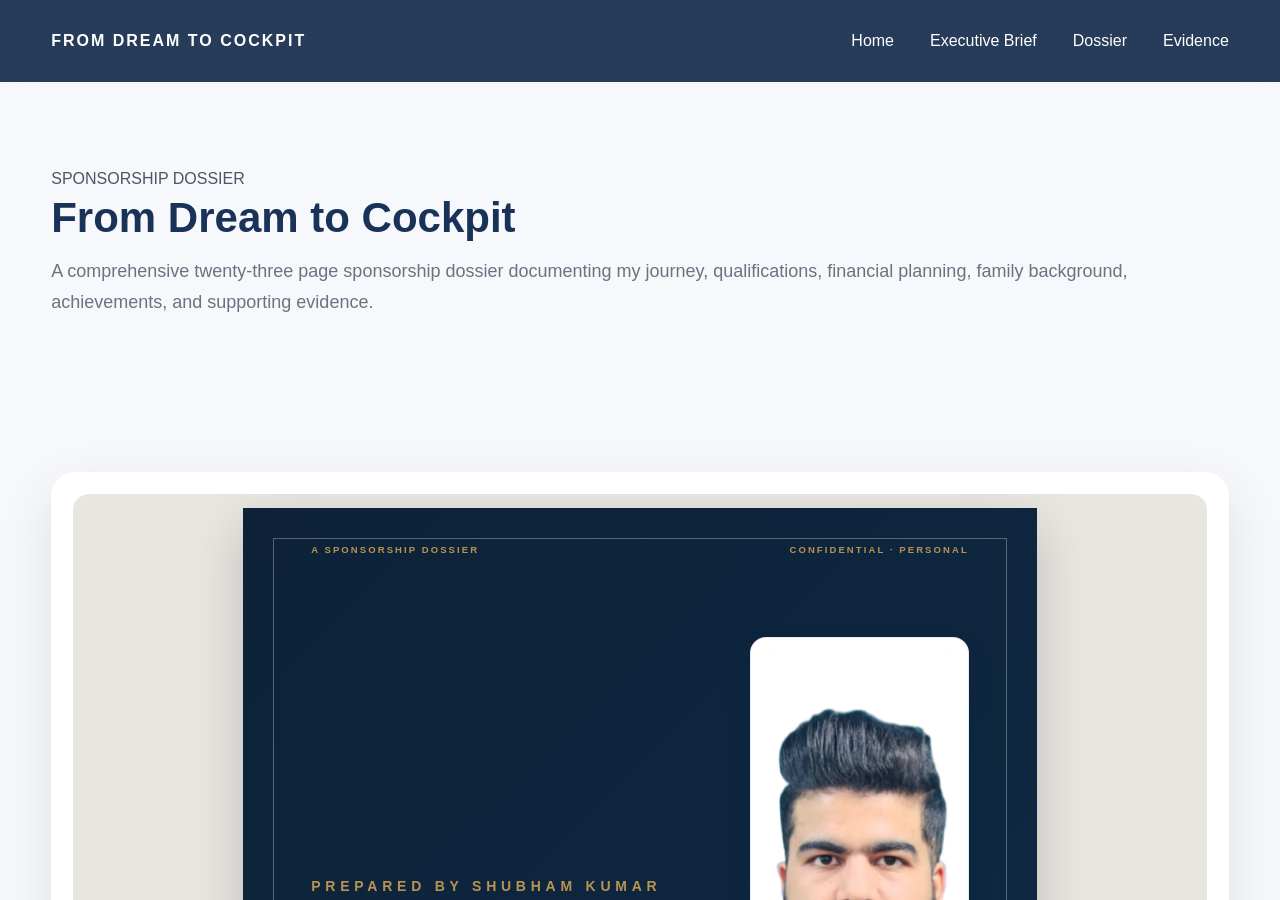
<file: dossier.html>
<!DOCTYPE html>
<html lang="en">

<head>
    <meta charset="UTF-8">
    <meta name="viewport" content="width=device-width, initial-scale=1.0">

    <title>Sponsorship Dossier | From Dream to Cockpit</title>

    <link rel="stylesheet" href="css/style.css">

    <link rel="preconnect" href="https://fonts.googleapis.com">
    <link rel="preconnect" href="https://fonts.gstatic.com" crossorigin>

    <link href="https://fonts.googleapis.com/css2?family=Inter:wght@300;400;500;600;700;800&family=Playfair+Display:wght@600;700;800&display=swap" rel="stylesheet">

    <link rel="stylesheet"
        href="https://cdnjs.cloudflare.com/ajax/libs/font-awesome/6.5.2/css/all.min.css">
</head>

<body>

    <!-- ===========================
         NAVBAR
    ============================ -->

    <nav class="navbar">

        <header class="navbar">

    <div class="container nav-container">

        <a href="index.html" class="logo">
            FROM DREAM TO COCKPIT
        </a>

        <nav class="nav-links" id="navMenu">

            <a href="index.html">Home</a>

            <a href="executive-brief.html">Executive Brief</a>

            <a href="dossier.html" class="active">Dossier</a>

            <a href="evidence.html">Evidence</a>

        </nav>

        <div class="menu-toggle" id="menuToggle">
            ☰
        </div>

    </div>

</header>
    <!-- ===========================
         PAGE HEADER
    ============================ -->

    <main class="dossier-page">

        <section class="dossier-hero">

            <div class="container">

                <div class="dossier-top-line"></div>

                <div class="dossier-eyebrow">
                    SPONSORSHIP DOSSIER
                </div>

                <h1>
                    From Dream to Cockpit
                </h1>

                <p class="dossier-subtitle">

                    A comprehensive twenty-three page sponsorship dossier
                    documenting my journey, qualifications, financial planning,
                    family background, achievements, and supporting evidence.

                </p>

                

        </section>

        <!-- ===========================
             DOSSIER VIEWER
        ============================ -->

        <section class="dossier-viewer-section">

            <div class="container">

                <div class="viewer-card">

                    <iframe
                        src="dossier-viewer.html"
                        loading="lazy">
                    </iframe>

                </div>

            </div>

        </section>

    </main>

    <!-- ===========================
         FOOTER
    ============================ -->

    <footer>

        <div class="container footer-content">

            <h2>
                From Dream to Cockpit
            </h2>

            <p>
                Commercial Pilot Sponsorship Campaign
            </p>

            <div class="footer-contact">

                <span>
                    <i class="fa-solid fa-envelope"></i>
                    sksc1212@email.com
                </span>

                <span>
                    <i class="fa-solid fa-phone"></i>
                    +91 8210905146
                </span>

            </div>

            <p class="copyright">

                © 2026 Shubham Kumar.
                All Rights Reserved.

            </p>

        </div>

    </footer>
<script src="js/script.js"></script>
</body>

</html>
</file>
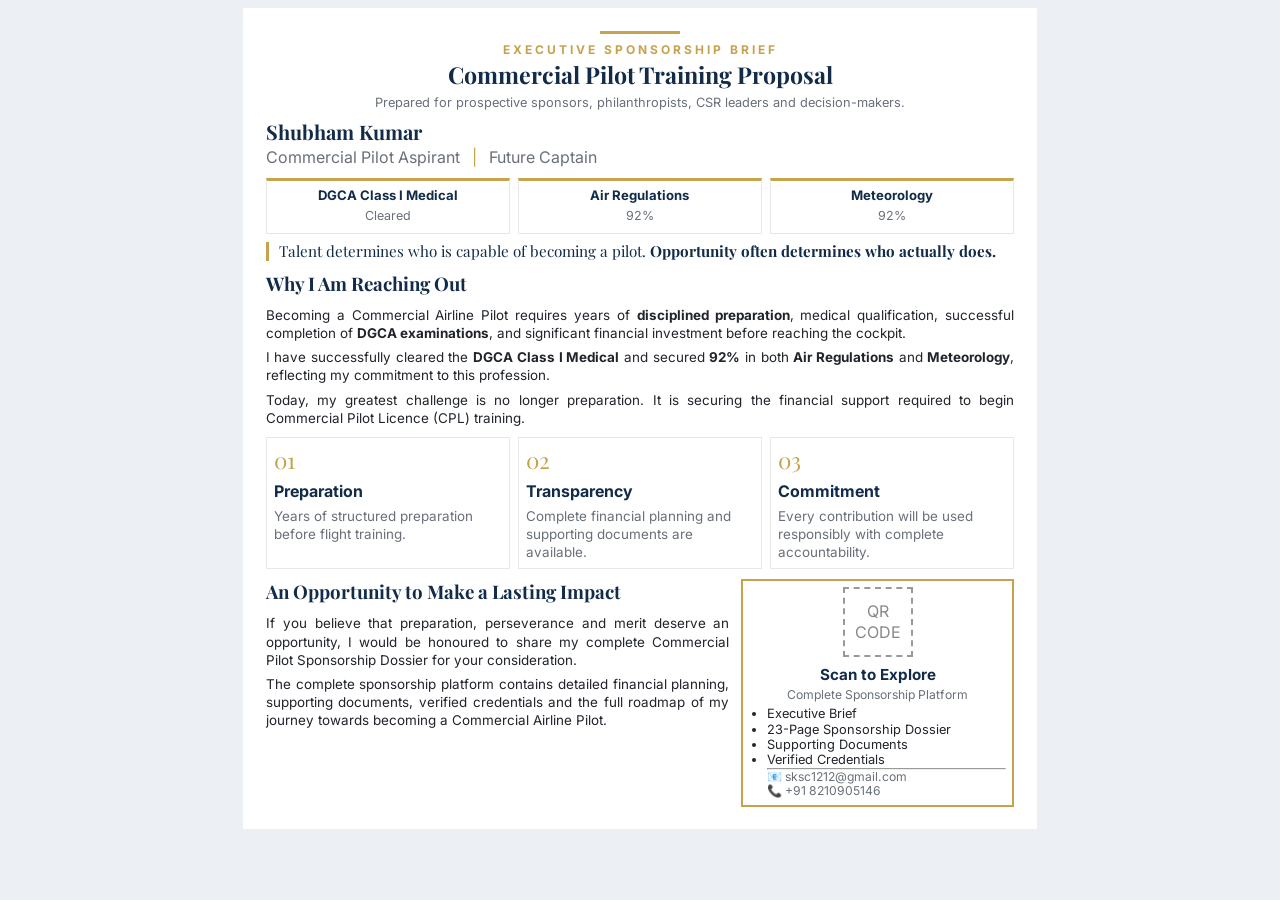
<file: executive-brief-viewer.html>
<!DOCTYPE html>
<html lang="en">

<head>

<meta charset="UTF-8">

<meta name="viewport" content="width=device-width, initial-scale=1.0">

<title>Executive Sponsorship Brief</title>

<link rel="preconnect" href="https://fonts.googleapis.com">

<link rel="preconnect" href="https://fonts.gstatic.com" crossorigin>

<link href="https://fonts.googleapis.com/css2?family=Inter:wght@300;400;500;600;700&family=Playfair+Display:wght@600;700;800&display=swap" rel="stylesheet">

<link rel="stylesheet" href="css/executive-brief.css">

</head>

<body>

<div class="page">

<!-- ======================================= -->

<header>

<div class="top-line"></div>

<p class="eyebrow">

EXECUTIVE SPONSORSHIP BRIEF

</p>

<h1>

Commercial Pilot Training Proposal

</h1>

<p class="subtitle">

Prepared for prospective sponsors, philanthropists,
CSR leaders and decision-makers.

</p>

</header>

<!-- ======================================= -->

<section class="hero">

<div class="hero-left">

<h2>

Shubham Kumar

</h2>

<p>

Commercial Pilot Aspirant

<span>|</span>

Future Captain

</p>

</div>

<div class="hero-right">

<div class="badge">

<strong>DGCA Class I Medical</strong>

<span>Cleared</span>

</div>

<div class="badge">

<strong>Air Regulations</strong>

<span>92%</span>

</div>

<div class="badge">

<strong>Meteorology</strong>

<span>92%</span>

</div>

</div>

</section>

<!-- ======================================= -->

<section class="quote">

<p>

Talent determines who is capable of becoming a pilot.

<strong>

Opportunity often determines who actually does.

</strong>

</p>

</section>

<!-- ======================================= -->

<section class="content">

<h3>

Why I Am Reaching Out

</h3>

<p>

Becoming a Commercial Airline Pilot requires years of
<strong>disciplined preparation</strong>,
medical qualification,
successful completion of
<strong>DGCA examinations</strong>,
and significant financial investment before reaching the cockpit.

</p>

<p>

I have successfully cleared the
<strong>DGCA Class I Medical</strong>
and secured
<strong>92%</strong>
in both
<strong>Air Regulations</strong>
and
<strong>Meteorology</strong>,
reflecting my commitment to this profession.

</p>

<p>

Today, my greatest challenge is no longer preparation.

It is securing the financial support required to begin Commercial Pilot Licence (CPL) training.

</p>

</section>

<!-- ======================================= -->

<section class="cards">

<div class="card">

<div class="number">

01

</div>

<h4>

Preparation

</h4>

<p>

Years of structured preparation before flight training.

</p>

</div>

<div class="card">

<div class="number">

02

</div>

<h4>

Transparency

</h4>

<p>

Complete financial planning and supporting documents are available.

</p>

</div>

<div class="card">

<div class="number">

03

</div>

<h4>

Commitment

</h4>

<p>

Every contribution will be used responsibly with complete accountability.

</p>

</div>

</section><!-- ======================================= -->

<section class="cta">

<div class="cta-left">

<h3>

An Opportunity to Make a Lasting Impact

</h3>

<p>

If you believe that preparation, perseverance and merit deserve an opportunity, I would be honoured to share my complete Commercial Pilot Sponsorship Dossier for your consideration.

</p>

<p>

The complete sponsorship platform contains detailed financial planning, supporting documents, verified credentials and the full roadmap of my journey towards becoming a Commercial Airline Pilot.

</p>

</div>

<div class="cta-right">

<div class="qr-box">

<div class="qr-placeholder">

QR CODE

</div>

<h4>

Scan to Explore

</h4>

<p>

Complete Sponsorship Platform

</p>

<ul>

<li>Executive Brief</li>

<li>23-Page Sponsorship Dossier</li>

<li>Supporting Documents</li>

<li>Verified Credentials</li>

<hr class="qr-divider">

<p class="qr-contact">
📧 sksc1212@gmail.com<br>
📞 +91 8210905146
</p>

</ul>

</div>

</div>

</section>



<!-- ======================================= -->


</div>
<script src="js/script.js"></script>
</body>

</html>
</file>
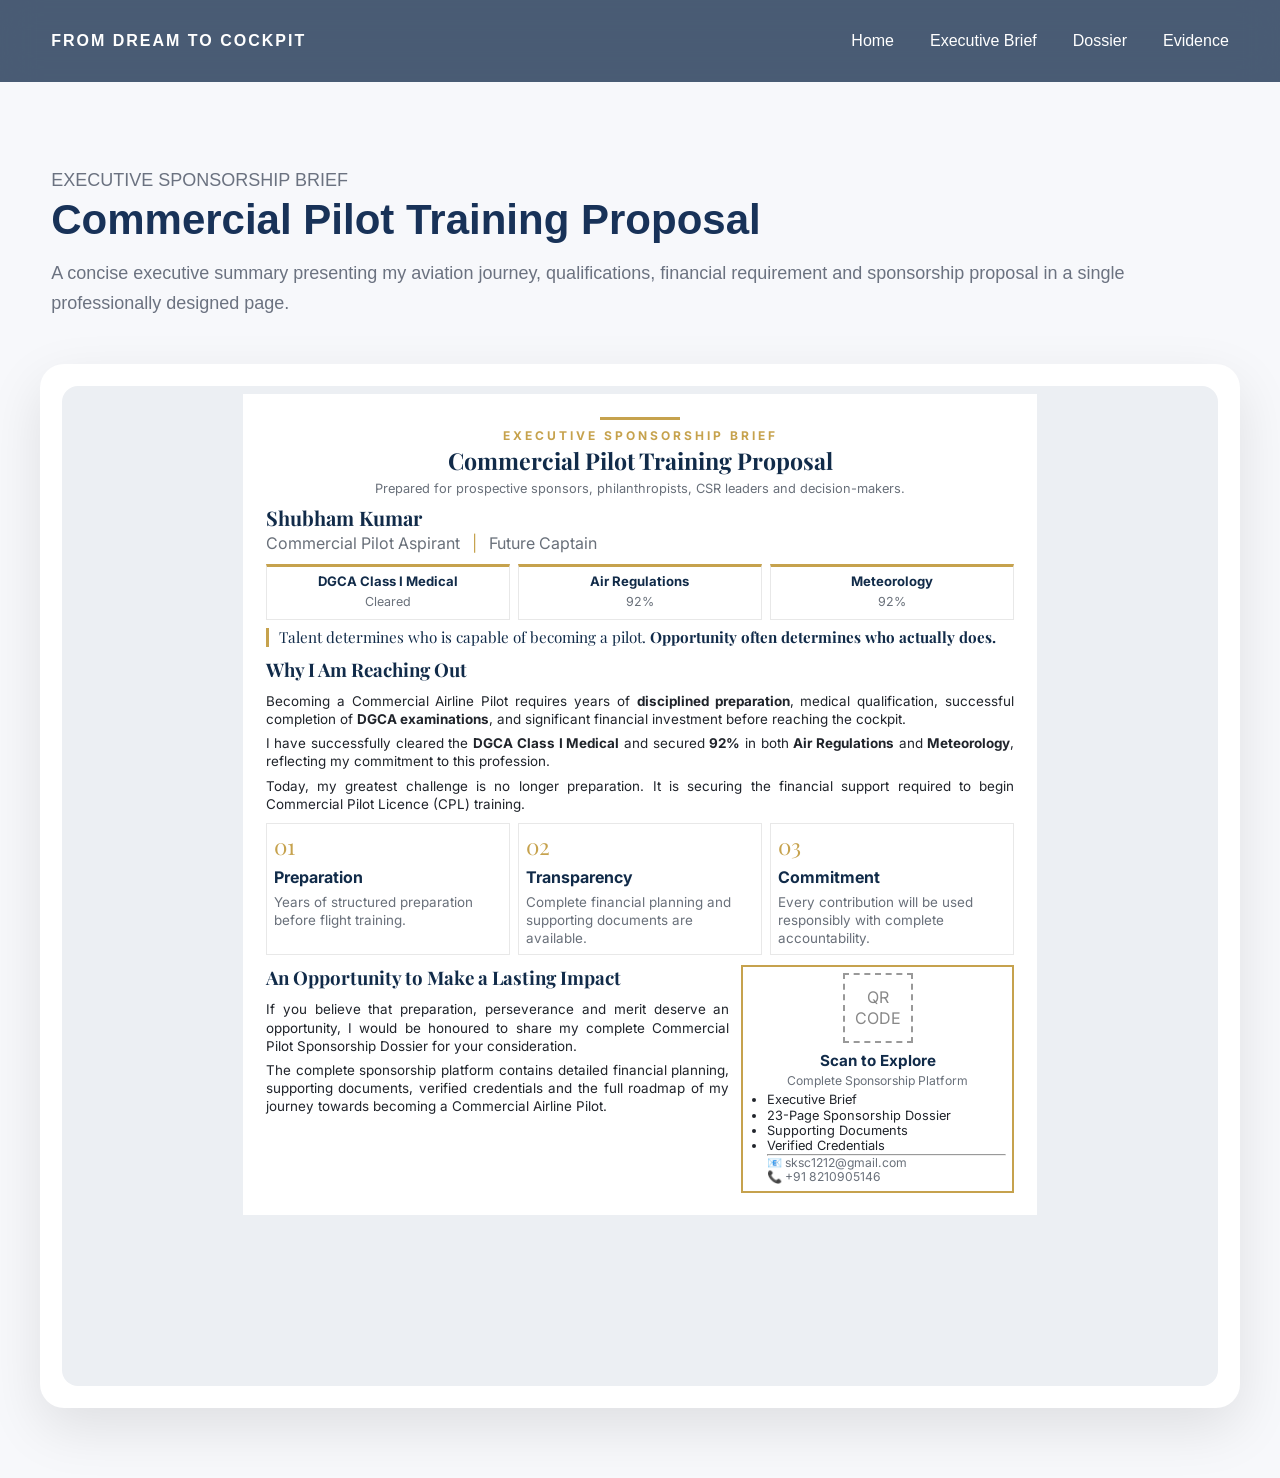
<file: executive-brief.html>
<!DOCTYPE html>
<html lang="en">

<head>
    <meta charset="UTF-8">
    <meta name="viewport" content="width=device-width, initial-scale=1.0">
    <title>Executive Brief | From Dream to Cockpit</title>

    <link rel="stylesheet" href="css/style.css">
</head>

<body class="dossier-page">

    <!-- Navigation -->
    <header class="navbar">
        <div class="container nav-container">

            <a href="index.html" class="logo">
                FROM DREAM TO COCKPIT
            </a>

            <nav class="nav-links">
                <a href="index.html">Home</a>
                <a href="executive-brief.html" class="active">Executive Brief</a>
                <a href="dossier.html">Dossier</a>
                <a href="evidence.html">Evidence</a>
            </nav>

        </div>
    </header>

    <!-- Hero -->
    <section class="dossier-hero">

        <div class="container">

            <div class="dossier-top-line"></div>

            <p class="dossier-eyebrow">
                EXECUTIVE SPONSORSHIP BRIEF
            </p>

            <h1>
                Commercial Pilot Training Proposal
            </h1>

            <p class="dossier-subtitle">
                A concise executive summary presenting my aviation journey,
                qualifications, financial requirement and sponsorship proposal
                in a single professionally designed page.
            </p>

        </div>

    </section>

    <!-- Embedded Executive Brief -->
    <section class="viewer-card">

        <iframe
            src="executive-brief-viewer.html"
            loading="lazy">
        </iframe>

    </section>
<script src="js/script.js"></script>
</body>
</html>
</file>
<file: css/style.css>
/* ==========================================================
   FROM DREAM TO COCKPIT
   MASTER STYLESHEET
========================================================== */

:root{

    --navy:#0F2747;
    --gold:#C8A24C;
    --white:#ffffff;
    --light:#F7F8FB;
    --text:#4B5563;

    --shadow:0 25px 60px rgba(0,0,0,.08);

    --radius:24px;

    --container:1200px;

}

*{
    margin:0;
    padding:0;
    box-sizing:border-box;
}

html{
    scroll-behavior:smooth;
    min-height:100%;
    overflow-x:hidden;
    overflow-y:auto;
}

body{
    font-family:"Poppins",sans-serif;
    background:var(--white);
    color:var(--text);
    line-height:1.8;
    min-height:100vh;
    margin:0;
    overflow-x:hidden;
    overflow-y:auto;
}

img{
    max-width:100%;
    display:block;
}

a{
    text-decoration:none;
    color:inherit;
}

.container{

    width:min(92%,var(--container));

    margin:auto;

}

section{

    padding:110px 0;

}



/* ==========================================================
   NAVBAR
========================================================== */

.navbar{

    position:fixed;

    top:0;

    left:0;

    width:100%;

    z-index:999;

    background:rgba(15,39,71,.90);

    backdrop-filter:blur(18px);

}

.nav-container{

    height:82px;

    display:flex;

    justify-content:space-between;

    align-items:center;

}

.logo{

    color:white;

    font-weight:700;

    letter-spacing:2px;

    font-size:1rem;

}

.nav-links{

    display:flex;

    gap:36px;

    list-style:none;

}

.nav-links a{

    color:white;

    font-weight:500;

    transition:.3s;

}

.nav-links a:hover{

    color:var(--gold);

}

.mobile-btn{

    display:none;

    color:white;

    font-size:1.6rem;

    cursor:pointer;

}



/* ==========================================================
   BUTTONS
========================================================== */

.primary-btn{

    display:inline-block;

    padding:17px 34px;

    background:var(--gold);

    color:#111;

    border-radius:999px;

    font-weight:600;

    transition:.35s;

}

.primary-btn:hover{

    background:#b98f32;

    transform:translateY(-3px);

    box-shadow:0 18px 40px rgba(200,162,76,.45);

}

.secondary-btn{

    display:inline-block;

    padding:17px 34px;

    border:2px solid white;

    color:white;

    border-radius:999px;

    transition:.35s;

}

.secondary-btn:hover{

    background:white;

    color:var(--navy);

    transform:translateY(-3px);

}



/* ==========================================================
   HERO
========================================================== */

.hero{

    padding-top:170px;

    padding-bottom:90px;

    background:

    linear-gradient(

    135deg,

    #08172B,

    #133765

    );

}

.hero-grid{

    display:grid;

    grid-template-columns:1.05fr .95fr;

    gap:90px;

    align-items:center;

}

.hero-tag{

    display:inline-block;

    color:var(--gold);

    font-weight:600;

    letter-spacing:3px;

    margin-bottom:25px;

    font-size:.9rem;

}

.hero h1{

    color:white;

    font-family:"Playfair Display",serif;

    font-size:5rem;

    line-height:1.08;

    margin-bottom:30px;

}

.hero-subtitle{

    color:#D9E2EC;

    font-size:1.2rem;

    max-width:620px;

    margin-bottom:45px;

}/* ==========================================================
   PROFILE CARD
========================================================== */

.hero-right{

    display:flex;

    justify-content:center;

}

.hero-card{

    background:white;

    border-radius:30px;

    padding:40px;

    max-width:420px;

    width:100%;

    text-align:center;

    box-shadow:0 25px 70px rgba(0,0,0,.15);

}

.hero-image{
    width:305px;
    margin:0 auto 25px;
}


.hero-image img{

    width:100%;
    border-radius:22px;

    box-shadow:0 28px 70px rgba(0,0,0,.18);

    transition:.35s ease;
}.hero-image img:hover{

    transform:scale(1.02);

}

.hero-card h2{

    color:var(--navy);

    font-size:2rem;

    margin-bottom:8px;

}

.hero-card .designation{

    color:#6B7280;

    font-size:1rem;

    margin-bottom:28px;

}

.hero-divider{

    width:100%;

    height:1px;

    background:#ECECEC;

    margin:28px 0;

}

.hero-stats{

    display:flex;

    flex-direction:column;

    gap:24px;

}

.hero-stat{

    padding-bottom:20px;

    border-bottom:1px solid #ECECEC;

}

.hero-stat:last-child{

    border-bottom:none;

    padding-bottom:0;

}

.hero-stat .number{

    font-size:2rem;

    font-weight:700;

    color:var(--navy);

    margin-bottom:6px;

}

.hero-stat .label{

    color:#6B7280;

    font-size:.95rem;

    line-height:1.5;

}



/* ==========================================================
   SECTION TITLES
========================================================== */

.section-title{

    text-align:center;

    margin-bottom:70px;

}

.section-title span{

    display:inline-block;

    color:var(--gold);

    font-size:.9rem;

    letter-spacing:3px;

    font-weight:600;

    margin-bottom:18px;

}

.section-title h2{

    font-family:"Playfair Display",serif;

    color:var(--navy);

    font-size:2.8rem;

    line-height:1.3;

}



/* ==========================================================
   WHY THIS PLATFORM
========================================================== */

.intro{

    background:#F8F9FB;

}

.intro-card{

    max-width:900px;

    margin:auto;

    background:white;

    border-radius:24px;

    padding:60px;

    box-shadow:var(--shadow);

}

.intro-card p{

    margin-bottom:25px;

    font-size:1.08rem;

}

.intro-card p:last-child{

    margin-bottom:0;

}/* ==========================================================
   TIMELINE
========================================================== */

.timeline-section{

    background:white;

}

.timeline{

    max-width:900px;

    margin:0 auto;

    display:flex;

    flex-direction:column;

    gap:35px;

}

.timeline-item{

    display:flex;

    gap:30px;

    align-items:flex-start;

}

.timeline-item .year{

    min-width:110px;

    background:var(--navy);

    color:white;

    text-align:center;

    padding:12px;

    border-radius:14px;

    font-weight:700;

}

.timeline-content{

    flex:1;

    background:#F8F9FB;

    padding:28px;

    border-radius:20px;

    box-shadow:0 18px 50px rgba(0,0,0,.09);

}

.timeline-content h3{

    color:var(--navy);

    margin-bottom:12px;

    font-size:1.3rem;

}



/* ==========================================================
   ACHIEVEMENTS
========================================================== */

.achievements{

    background:#F8F9FB;

}

.achievement-grid{

    display:grid;

    grid-template-columns:repeat(4,1fr);

    gap:30px;

}

.achievement-card{

    background:white;

    border-radius:22px;

    padding:35px 28px;

    text-align:center;

    box-shadow:0 18px 45px rgba(0,0,0,.08);

    transition:.35s;

}

.achievement-card:hover{

    transform:translateY(-10px);

    box-shadow:0 25px 55px rgba(0,0,0,.12);

}

.achievement-card i{

    font-size:2.3rem;

    color:var(--gold);

    margin-bottom:20px;

}

.achievement-card h3{

    color:var(--navy);

    margin-bottom:14px;

}

.achievement-card p{

    color:#6B7280;

}



/* ==========================================================
   CTA
========================================================== */

.cta{

    background:linear-gradient(135deg,#08172B,#143764);

    text-align:center;

    color:white;

}

.cta h2{

    font-family:"Playfair Display",serif;

    font-size:3rem;

    line-height:1.35;

    margin-bottom:30px;

}

.cta h2 span{

    color:var(--gold);

}

.cta p{

    max-width:760px;

    margin:0 auto 45px;

    color:#D7E0EA;

}

.cta-buttons{

    display:flex;

    justify-content:center;

    gap:25px;

}

.footer-divider{

    width:140px;

    height:2px;

    background:var(--gold);

    margin:0 auto 70px;

    border-radius:20px;

}

/* ==========================================================
   FOOTER
========================================================== */

footer{

    background:#071221;

    color:white;

    padding:70px 0;

    text-align:center;

}

footer h2{

    font-family:"Playfair Display",serif;

    margin-bottom:18px;

}

.footer-contact{

    display:flex;

    justify-content:center;

    gap:50px;

    flex-wrap:wrap;

    margin:35px 0;

}

.footer-contact i{

    color:var(--gold);

}

.copyright{

    color:#98A5B5;

}



/* ==========================================================
   MOBILE
========================================================== */

@media(max-width:1000px){

.hero-grid{

    grid-template-columns:1fr;

    text-align:center;

    gap:60px;

}

.hero h1{

    font-size:3.5rem;

}

.hero-image{

    width:240px;

}

.hero-card{

    max-width:420px;

    margin:auto;

}

.timeline-item{

    flex-direction:column;

}

.timeline-item .year{

    width:100px;

}

.achievement-grid{

    grid-template-columns:repeat(2,1fr);

}

}



@media(max-width:700px){

.nav-links{

    display:none;

    position:absolute;

    top:82px;

    left:0;

    width:100%;

    background:var(--navy);

    flex-direction:column;

    gap:22px;

    padding:28px;

}

.nav-links.show{

    display:flex;

}

.mobile-btn{

    display:block;

}

.hero{

    padding-top:130px;

}

.hero h1{

    font-size:2.7rem;

}

.hero-card{

    padding:28px;

}

.hero-image{

    width:190px;

}

.section-title h2{

    font-size:2rem;

}

.intro-card{

    padding:35px;

}

.achievement-grid{

    grid-template-columns:1fr;

}

.cta h2{

    font-size:2rem;

}

.cta-buttons{

    flex-direction:column;

}

.footer-contact{

    flex-direction:column;

    gap:18px;

}

}/* ===== SUMMARY WITHOUT PHOTO ===== */

.summary-card.no-photo{
    display:block;
    max-width:900px;
    margin:0 auto;
}

.summary-card.no-photo .summary-content{
    width:100%;
}

.summary-card.no-photo h2{
    margin-top:0;
}
/* ===========================
   PDF / Viewer Pages
=========================== */

/* ===============================
   MOBILE NAVIGATION
================================== */

.menu-toggle{
    display:none;
    font-size:30px;
    color:#fff;
    cursor:pointer;
}

@media(max-width:768px){

    .menu-toggle{
        display:block;
    }

    .nav-links{
        position:absolute;
        top:70px;
        left:0;
        width:100%;
        background:#183258;

        display:none;
        flex-direction:column;

        text-align:center;

        padding:20px 0;

        gap:20px;
    }

    .nav-links.active{
        display:flex;
    }

    .nav-links a{
        color:white;
        font-size:18px;
    }

}/* ==========================================================
   DOSSIER PAGE
========================================================== */

.dossier-page{
    padding-top:110px;
    background:#f7f8fb;
    min-height:100vh;
}

.dossier-hero{
    padding:55px 0 45px;
    text-align:left;
    background:#f7f8fb;
}

.dossier-hero .eyebrow{
    color:#6b7280;
    font-size:16px;
    letter-spacing:1px;
    margin-bottom:14px;
}

.dossier-hero h1{
    color:#183258;
    font-size:42px;
    line-height:1.15;
    margin:0 0 14px;
    font-weight:700;
}

.dossier-hero p{
    color:#6b7280;
    font-size:18px;
    line-height:1.7;
    max-width:1100px;
    margin:0;
}

.viewer-card{
    background:#fff;
    border-radius:24px;
    padding:22px;
    margin:0 auto 70px;
    max-width:1200px;
    box-shadow:0 20px 55px rgba(0,0,0,.10);
}

.viewer-card iframe{
    width:100%;
    height:26126px;
    border:none;
    border-radius:16px;
    background:#fff;
    display:block;
    pointer-events:none;
}

/* Executive Brief is a single-page viewer, not the 23-page dossier. */
.dossier-page .viewer-card iframe{
    height:1000px;
}

@media(max-width:768px){

    .dossier-page{
        padding-top:80px;
    }

    .dossier-hero{
        padding:40px 20px 35px;
    }

    .dossier-hero h1{
        font-size:32px;
    }

    .dossier-hero p{
        font-size:16px;
    }

    .viewer-card{
        margin:0 15px 50px;
        padding:10px;
        border-radius:18px;
    }

    /* Keep Executive Brief compact on phones too. */
    .dossier-page .viewer-card iframe{
        height:1050px;
    }

    

}
</file>
<file: css/executive-brief.css>
@page{size:A4;margin:10mm}
*{margin:0;padding:0;box-sizing:border-box}
:root{--navy:#112b49;--gold:#c6a24d;--text:#20242b;--muted:#69707a;--line:#e8e8e8}
body{font-family:'Inter',sans-serif;background:#eceff3;color:var(--text);line-height:1.35;padding:8px}
.page{width:210mm;height:auto;margin:auto;background:#fff;padding:6mm}
.top-line{width:80px;height:3px;background:var(--gold);margin:0 auto 8px}
header{text-align:center}
.eyebrow{color:var(--gold);letter-spacing:3px;font-size:.75rem;font-weight:700;text-transform:uppercase}
h1{font-family:'Playfair Display',serif;color:var(--navy);font-size:1.45rem;line-height:1.15;margin-top:4px}
.subtitle{margin:5px auto 10px;max-width:560px;color:var(--muted);font-size:.8rem}
.hero{display:block;margin-bottom:8px}
.hero-left h2{font-family:'Playfair Display',serif;color:var(--navy);font-size:1.25rem;line-height:1.1}
.hero-left p{margin-top:4px;color:var(--muted)}
.hero-left span{color:var(--gold);padding:0 8px}
.hero-right{display:grid;grid-template-columns:repeat(3,1fr);gap:8px;margin-top:10px}
.badge{border:1px solid var(--line);border-top:3px solid var(--gold);padding:7px;text-align:center}
.badge strong{display:block;color:var(--navy);font-size:.82rem;line-height:1.2}
.badge span{color:var(--muted);font-size:.78rem}
.quote{border-left:3px solid var(--gold);padding-left:10px;margin:8px 0 10px}
.quote p{font-family:'Playfair Display',serif;font-size:.95rem;color:var(--navy);line-height:1.25}
.content h3,.cta h3{font-family:'Playfair Display',serif;color:var(--navy);margin-bottom:10px}
.content p,.cta-left p{margin-bottom:6px;text-align:justify;font-size:.84rem;line-height:1.35}
.cards{display:grid;grid-template-columns:repeat(3,1fr);gap:8px;margin:10px 0}
.card{border:1px solid var(--line);padding:7px}
.number{color:var(--gold);font-family:'Playfair Display',serif;font-size:1.4rem;margin-bottom:6px}
.card h4{color:var(--navy);margin-bottom:4px}
.card p{font-size:.84rem;color:var(--muted)}
.cta{display:grid;grid-template-columns:1.7fr 1fr;gap:12px;margin-top:8px}
.qr-box{border:2px solid var(--gold);padding:6px;text-align:center}
.qr-placeholder{width:70px;height:70px;border:2px dashed #999;display:flex;align-items:center;justify-content:center;margin:0 auto 8px;color:#888}
.qr-box h4{color:var(--navy);font-size:.95rem;margin:4px 0 2px}
.qr-box p{font-size:.76rem;color:var(--muted);line-height:1.2}
.qr-box ul{margin-top:4px;padding-left:18px;text-align:left;font-size:.8rem;line-height:1.2}
.contact{display:flex;justify-content:space-between;border-top:1px solid var(--line);padding-top:6px;margin-top:6px}
.contact-left h3{color:var(--navy);font-size:1rem}
.contact-left p,.contact-right p{font-size:.82rem;color:var(--muted);margin-top:2px}
.footer-divider{height:2px;background:linear-gradient(to right,var(--gold),transparent);margin:4px 0}
footer{text-align:center}
.footer-title{color:var(--navy);font-weight:700;font-size:.95rem}
.footer-subtitle,.copyright{color:var(--muted);font-size:.74rem;margin-top:2px}
@media print{
body{background:#fff;padding:0}
.page{margin:0;padding:6mm}
.cta,.contact,footer{break-inside:avoid;page-break-inside:avoid}
.qr-divider{
    margin:8px 0;
    border:none;
    border-top:1px solid #ddd;
}

.qr-contact{
    font-size:.78rem;
    line-height:1.5;
    text-align:center;
    color:var(--navy);
    font-weight:600;
}}
</file>
